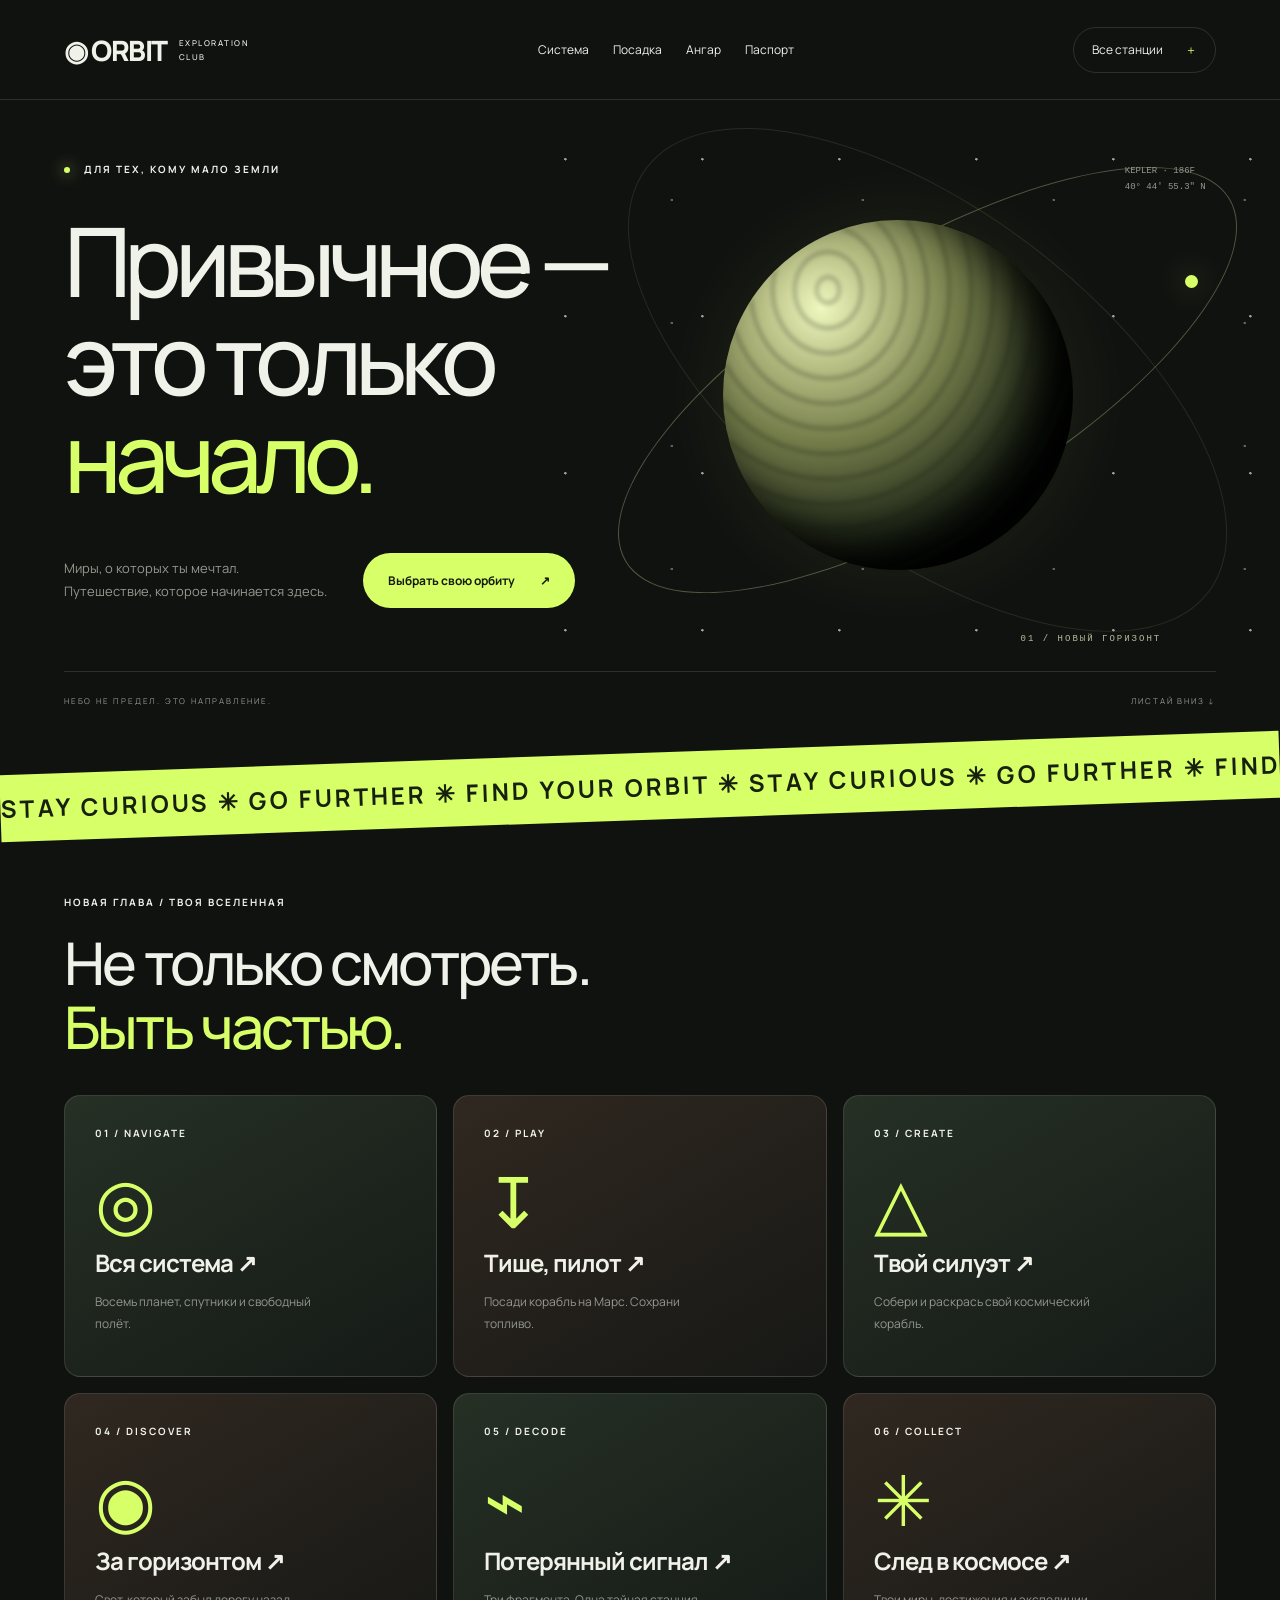
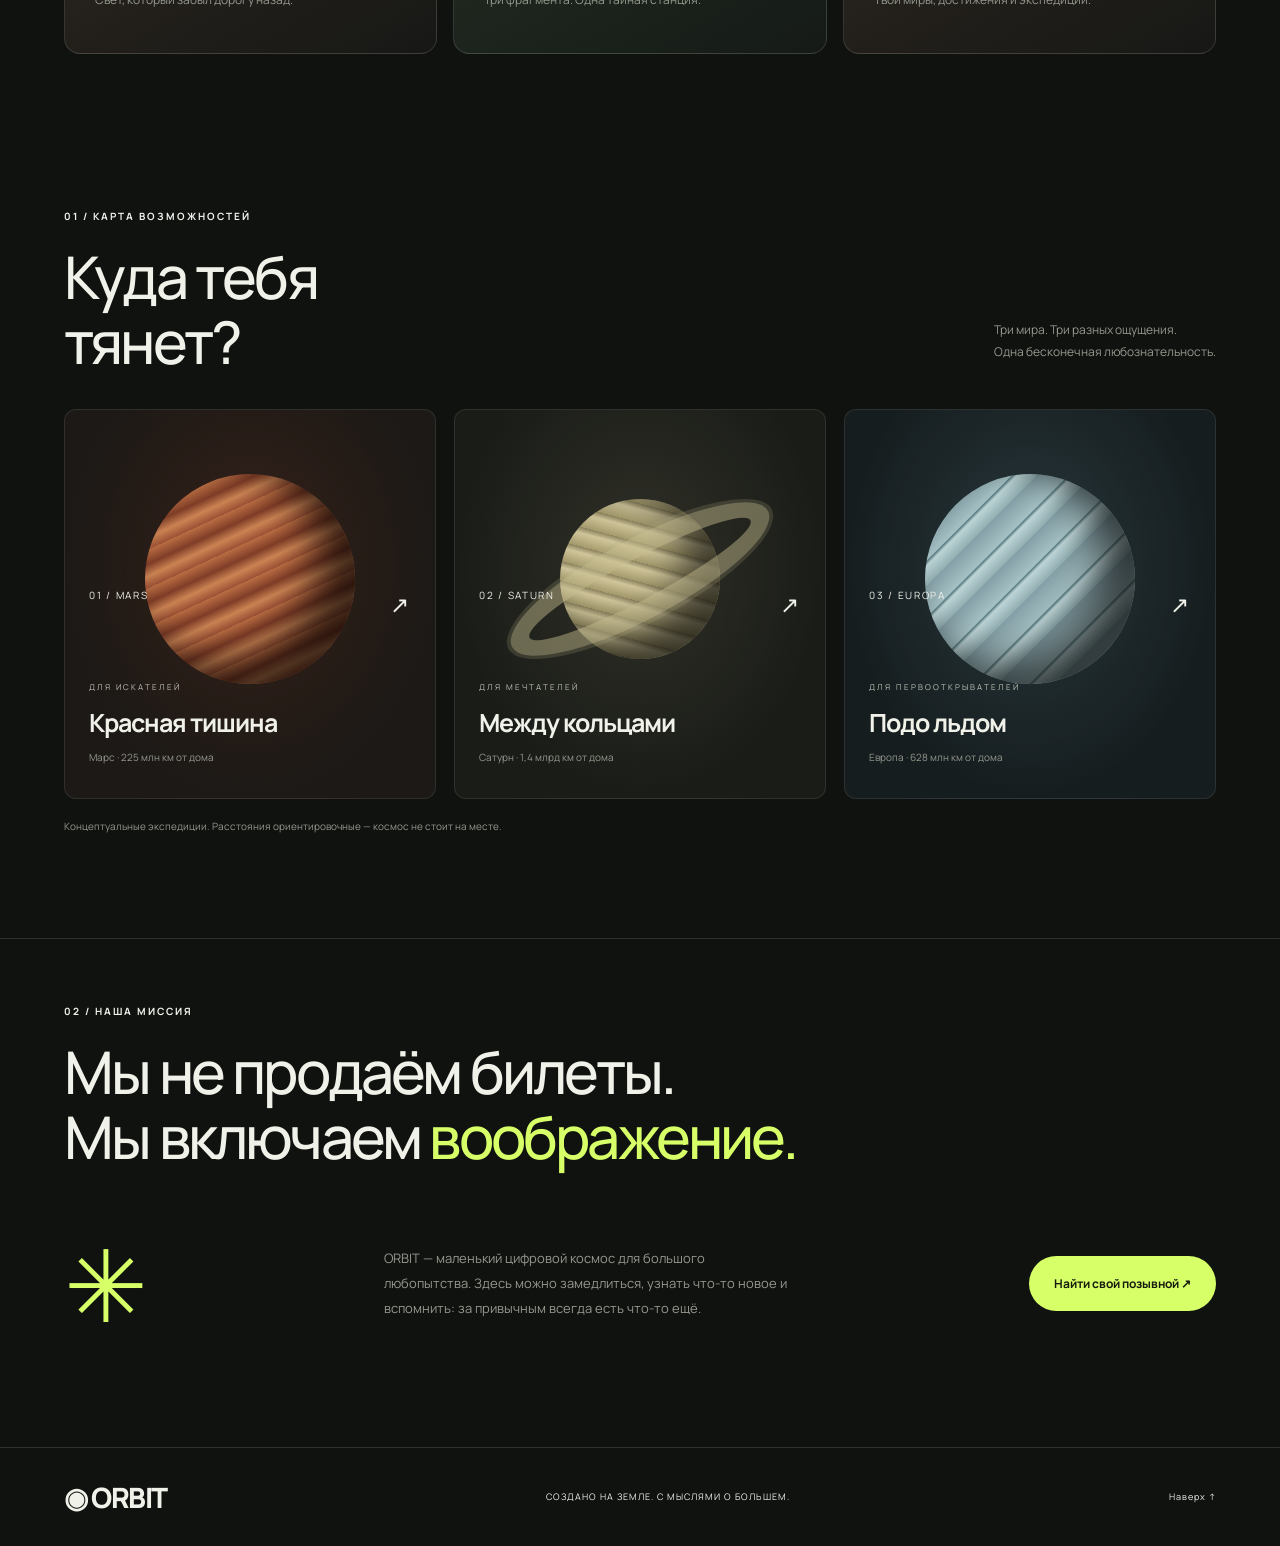
<file: index.html>
<!doctype html>
<html lang="ru">
<head><meta charset="utf-8"><meta name="viewport" content="width=device-width,initial-scale=1"><meta name="theme-color" content="#101210"><meta name="description" content="ORBIT — интерактивная экспедиция за пределы привычного. Исследуй далёкие миры и найди свою орбиту."><title>ORBIT — за пределами привычного</title><link rel="stylesheet" href="style.css"><link rel="stylesheet" href="explore.css"><link rel="stylesheet" href="universe.css"></head>
<body>
<header class="site-header"><a class="logo" href="index.html">◉ ORBIT<span>EXPLORATION CLUB</span></a><nav aria-label="Основная навигация"><a href="solar.html">Система</a><a href="lander.html">Посадка</a><a href="hangar.html">Ангар</a><a href="passport.html">Паспорт</a></nav><details class="site-menu"><summary>Все станции <span>＋</span></summary><div><a href="index.html">Главная</a><a href="atlas.html">3D-атлас</a><a href="solar.html">Солнечная система</a><a href="lander.html">Посадка на Марс</a><a href="hangar.html">Конструктор корабля</a><a href="blackhole.html">Чёрная дыра</a><a href="mission.html">Экспедиция</a><a href="lab.html">Лаборатория</a><a href="signal.html">Потерянный сигнал</a><a href="passport.html">Космический паспорт</a></div></details></header>
<main><section class="hero"><div class="eyebrow"><i></i> ДЛЯ ТЕХ, КОМУ МАЛО ЗЕМЛИ</div><h1>Привычное —<br>это только<br><em>начало.</em></h1><div class="planet-scene" aria-hidden="true"><div class="orbit orbit-one"></div><div class="orbit orbit-two"></div><div class="planet"></div><span class="satellite"></span><div class="coordinate">KEPLER · 186F<br>40° 44′ 55.3″ N</div><div class="planet-label">01 / НОВЫЙ ГОРИЗОНТ</div></div><div class="hero-bottom"><p>Миры, о которых ты мечтал.<br>Путешествие, которое начинается здесь.</p><a class="button" href="#destinations">Выбрать свою орбиту <span>↗</span></a></div><div class="hero-foot"><span>НЕБО НЕ ПРЕДЕЛ. ЭТО НАПРАВЛЕНИЕ.</span><a href="#destinations">ЛИСТАЙ ВНИЗ ↓</a></div></section>
<div class="ticker" aria-hidden="true"><div>STAY CURIOUS ✳ GO FURTHER ✳ FIND YOUR ORBIT ✳ STAY CURIOUS ✳ GO FURTHER ✳ FIND YOUR ORBIT ✳ </div></div>
<section class="portal"><span class="eyebrow">НОВАЯ ГЛАВА / ТВОЯ ВСЕЛЕННАЯ</span><h2>Не только смотреть.<br><em>Быть частью.</em></h2><div class="feature-grid"><a class="feature-tile" href="solar.html"><span class="eyebrow">01 / NAVIGATE</span><span class="feature-icon" aria-hidden="true">◎</span><h3>Вся система ↗</h3><p>Восемь планет, спутники и свободный полёт.</p></a><a class="feature-tile" href="lander.html"><span class="eyebrow">02 / PLAY</span><span class="feature-icon" aria-hidden="true">↧</span><h3>Тише, пилот ↗</h3><p>Посади корабль на Марс. Сохрани топливо.</p></a><a class="feature-tile" href="hangar.html"><span class="eyebrow">03 / CREATE</span><span class="feature-icon" aria-hidden="true">△</span><h3>Твой силуэт ↗</h3><p>Собери и раскрась свой космический корабль.</p></a><a class="feature-tile" href="blackhole.html"><span class="eyebrow">04 / DISCOVER</span><span class="feature-icon" aria-hidden="true">◉</span><h3>За горизонтом ↗</h3><p>Свет, который забыл дорогу назад.</p></a><a class="feature-tile" href="signal.html"><span class="eyebrow">05 / DECODE</span><span class="feature-icon" aria-hidden="true">⌁</span><h3>Потерянный сигнал ↗</h3><p>Три фрагмента. Одна тайная станция.</p></a><a class="feature-tile" href="passport.html"><span class="eyebrow">06 / COLLECT</span><span class="feature-icon" aria-hidden="true">✳</span><h3>След в космосе ↗</h3><p>Твои миры, достижения и экспедиции.</p></a></div></section><section id="destinations" class="destinations"><div class="section-top"><div><span class="eyebrow">01 / КАРТА ВОЗМОЖНОСТЕЙ</span><h2>Куда тебя<br>тянет?</h2></div><p>Три мира. Три разных ощущения.<br>Одна бесконечная любознательность.</p></div><div class="cards"><button class="card mars" data-world="mars"><div class="card-top"><span>01 / MARS</span><span>↗</span></div><div class="world"></div><div class="card-copy"><span>ДЛЯ ИСКАТЕЛЕЙ</span><h3>Красная тишина</h3><p>Марс · 225 млн км от дома</p></div></button><button class="card saturn" data-world="saturn"><div class="card-top"><span>02 / SATURN</span><span>↗</span></div><div class="world"></div><div class="card-copy"><span>ДЛЯ МЕЧТАТЕЛЕЙ</span><h3>Между кольцами</h3><p>Сатурн · 1,4 млрд км от дома</p></div></button><button class="card europa" data-world="europa"><div class="card-top"><span>03 / EUROPA</span><span>↗</span></div><div class="world"></div><div class="card-copy"><span>ДЛЯ ПЕРВООТКРЫВАТЕЛЕЙ</span><h3>Подо льдом</h3><p>Европа · 628 млн км от дома</p></div></button></div><p class="note">Концептуальные экспедиции. Расстояния ориентировочные — космос не стоит на месте.</p></section>
<section id="mission" class="mission"><span class="eyebrow">02 / НАША МИССИЯ</span><h2>Мы не продаём билеты.<br>Мы включаем <em>воображение.</em></h2><div class="mission-bottom"><span class="asterisk" aria-hidden="true">✳</span><p>ORBIT — маленький цифровой космос для большого любопытства. Здесь можно замедлиться, узнать что-то новое и вспомнить: за привычным всегда есть что-то ещё.</p><button class="button" data-open>Найти свой позывной ↗</button></div></section>
</main><footer><a class="logo" href="#">◉ ORBIT</a><span>СОЗДАНО НА ЗЕМЛЕ. С МЫСЛЯМИ О БОЛЬШЕМ.</span><a href="#">Наверх ↑</a></footer>
<dialog id="world-dialog"><button class="close" aria-label="Закрыть">×</button><span class="eyebrow" id="world-tag"></span><h2 id="world-title"></h2><p id="world-description"></p><div class="fact" id="world-fact"></div><button class="button close-action">Продолжить исследование ↗</button></dialog>
<dialog id="boarding"><button class="close" aria-label="Закрыть">×</button><span class="eyebrow">ТВОЯ МИССИЯ НАЧИНАЕТСЯ</span><h2>Добро пожаловать<br>на борт.</h2><p>Введи имя — получи личный позывной и направление для своей первой воображаемой экспедиции.</p><form id="boarding-form"><label for="name">Как тебя зовут?</label><input id="name" name="name" required maxlength="40" placeholder="Имя исследователя" autocomplete="given-name"><button class="button" type="submit">Получить позывной ↗</button></form><div id="ticket" hidden aria-live="polite"></div></dialog>
<script src="script.js"></script><script type="module" src="js/site.js"></script></body></html>
</file>
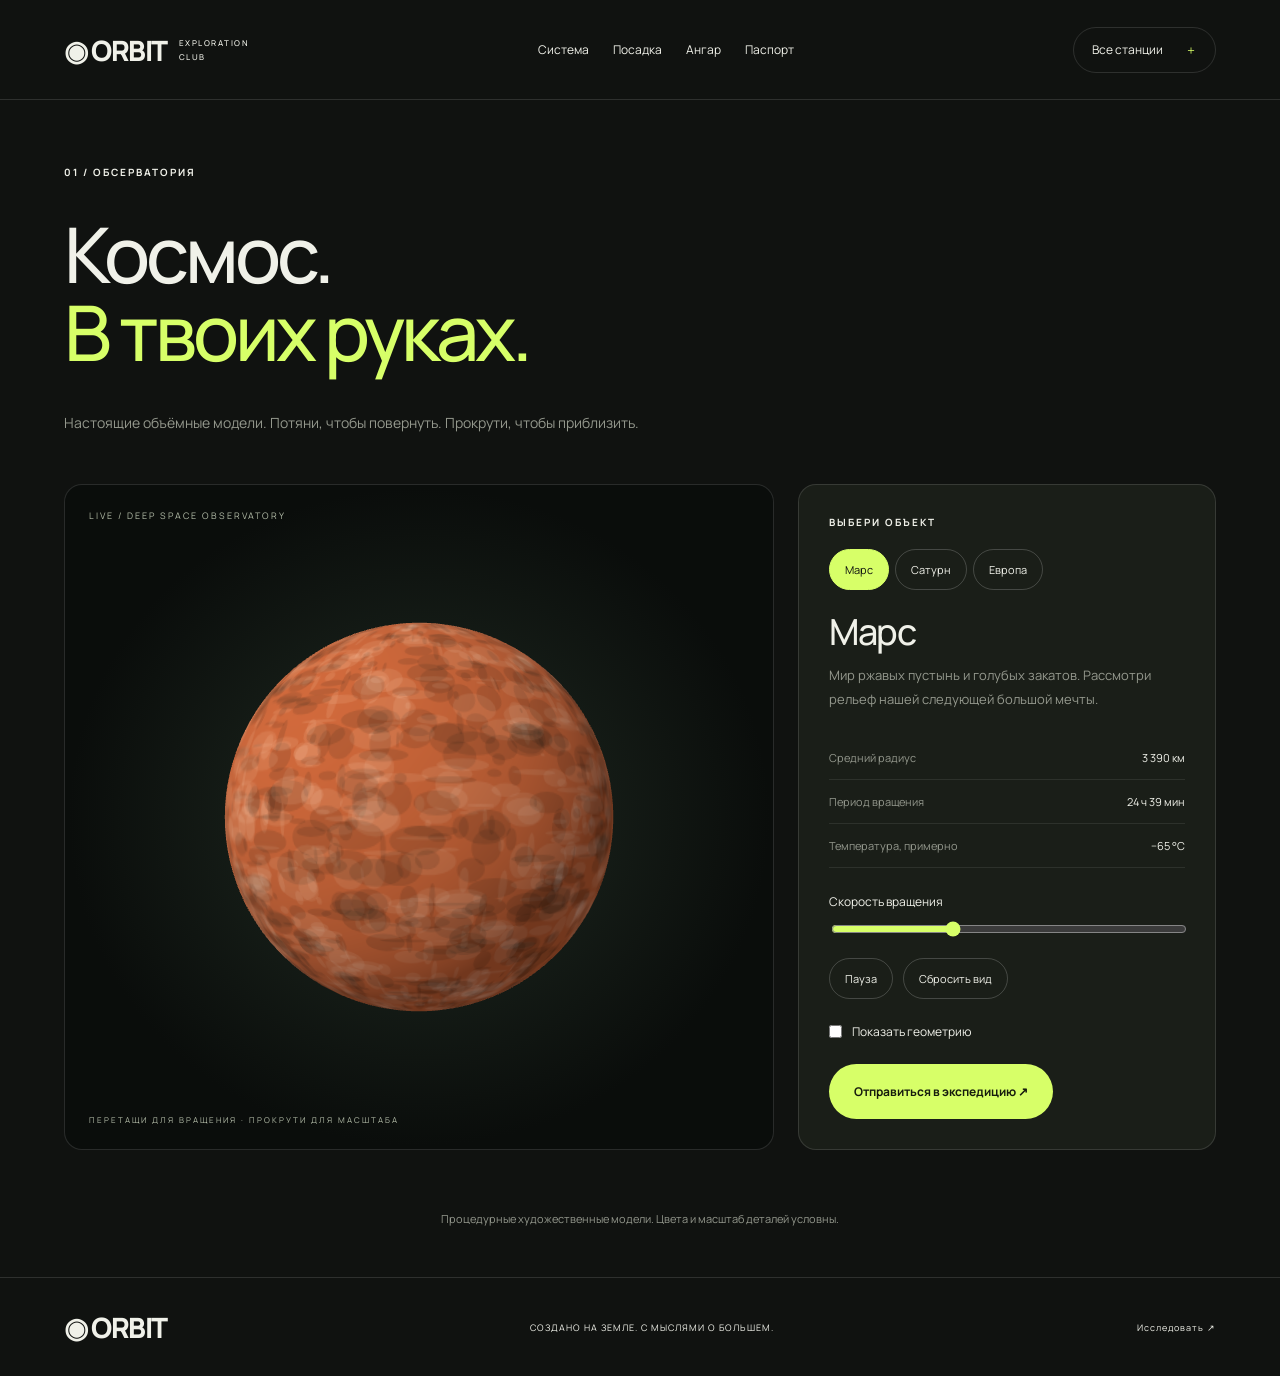
<file: atlas.html>
<!doctype html><html lang="ru"><head><meta charset="utf-8"><meta name="viewport" content="width=device-width,initial-scale=1"><meta name="theme-color" content="#101210"><title>3D-атлас — ORBIT</title><link rel="stylesheet" href="style.css"><link rel="stylesheet" href="explore.css"><link rel="stylesheet" href="universe.css"></head><body><header class="site-header"><a class="logo" href="index.html">◉ ORBIT<span>EXPLORATION CLUB</span></a><nav aria-label="Основная навигация"><a href="solar.html">Система</a><a href="lander.html">Посадка</a><a href="hangar.html">Ангар</a><a href="passport.html">Паспорт</a></nav><details class="site-menu"><summary>Все станции <span>＋</span></summary><div><a href="index.html">Главная</a><a href="atlas.html">3D-атлас</a><a href="solar.html">Солнечная система</a><a href="lander.html">Посадка на Марс</a><a href="hangar.html">Конструктор корабля</a><a href="blackhole.html">Чёрная дыра</a><a href="mission.html">Экспедиция</a><a href="lab.html">Лаборатория</a><a href="signal.html">Потерянный сигнал</a><a href="passport.html">Космический паспорт</a></div></details></header><main><section class="page-heading"><span class="eyebrow">01 / ОБСЕРВАТОРИЯ</span><h1>Космос.<br><em>В твоих руках.</em></h1><p>Настоящие объёмные модели. Потяни, чтобы повернуть. Прокрути, чтобы приблизить.</p></section><section class="observatory"><div class="viewport" id="viewport"><span class="view-label">LIVE / DEEP SPACE OBSERVATORY</span><div class="view-hint">ПЕРЕТАЩИ ДЛЯ ВРАЩЕНИЯ · ПРОКРУТИ ДЛЯ МАСШТАБА</div></div><aside class="panel"><span class="eyebrow">ВЫБЕРИ ОБЪЕКТ</span><div class="tabs"><button data-planet="mars" aria-pressed="true">Марс</button><button data-planet="saturn" aria-pressed="false">Сатурн</button><button data-planet="europa" aria-pressed="false">Европа</button></div><h2 id="planet-name">Марс</h2><p id="planet-description"></p><dl id="planet-stats"></dl><label for="rotation">Скорость вращения</label><input id="rotation" type="range" min="0" max="3" value="1" step="0.1"><div class="actions"><button id="pause" class="secondary">Пауза</button><button id="reset" class="secondary">Сбросить вид</button></div><label class="check"><input id="wireframe" type="checkbox"> Показать геометрию</label><a class="button" href="mission.html">Отправиться в экспедицию ↗</a></aside></section><p class="disclaimer">Процедурные художественные модели. Цвета и масштаб деталей условны.</p></main><footer><a class="logo" href="index.html">◉ ORBIT</a><span>СОЗДАНО НА ЗЕМЛЕ. С МЫСЛЯМИ О БОЛЬШЕМ.</span><a href="atlas.html">Исследовать ↗</a></footer><script type="module" src="atlas.js"></script><script type="module" src="js/site.js"></script></body></html>
</file>
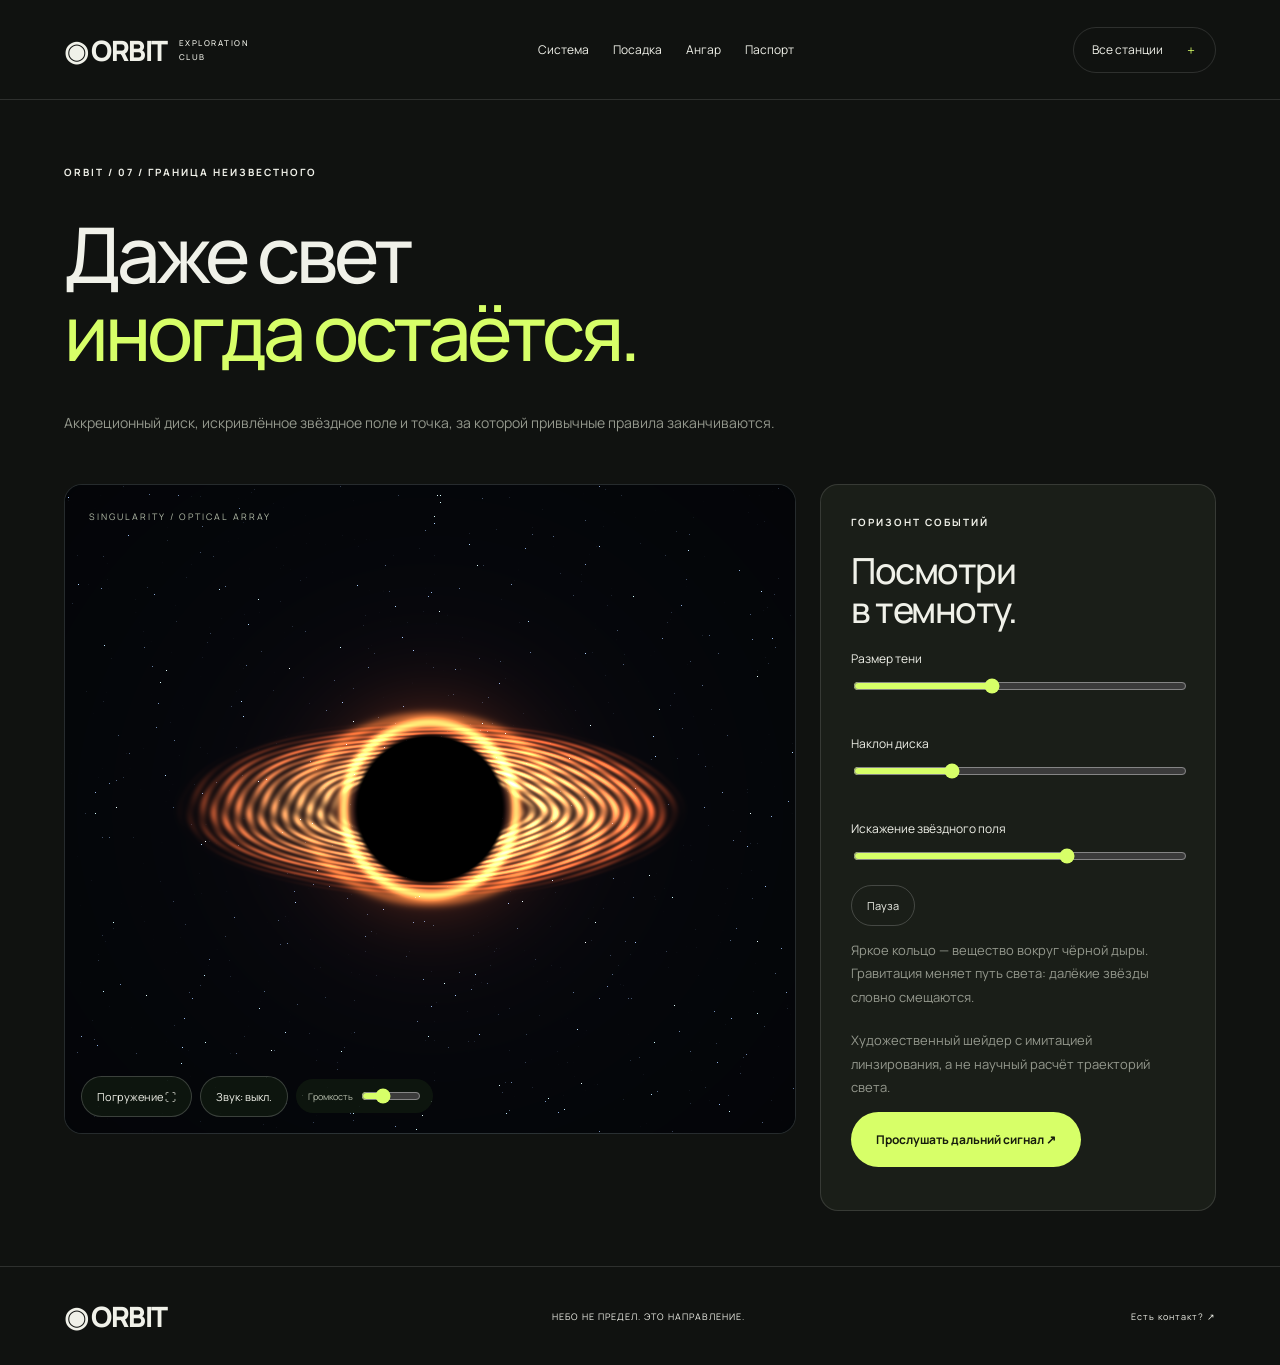
<file: blackhole.html>
<!doctype html>
<html lang="ru"><head><meta charset="utf-8"><meta name="viewport" content="width=device-width,initial-scale=1"><meta name="theme-color" content="#101210"><meta name="description" content="ORBIT — Горизонт событий. Интерактивная космическая экспедиция."><title>Горизонт событий — ORBIT</title><link rel="stylesheet" href="style.css"><link rel="stylesheet" href="explore.css"><link rel="stylesheet" href="universe.css"></head>
<body><header class="site-header"><a class="logo" href="index.html">◉ ORBIT<span>EXPLORATION CLUB</span></a><nav aria-label="Основная навигация"><a href="solar.html">Система</a><a href="lander.html">Посадка</a><a href="hangar.html">Ангар</a><a href="passport.html">Паспорт</a></nav><details class="site-menu"><summary>Все станции <span>＋</span></summary><div><a href="index.html">Главная</a><a href="atlas.html">3D-атлас</a><a href="solar.html">Солнечная система</a><a href="lander.html">Посадка на Марс</a><a href="hangar.html">Конструктор корабля</a><a href="blackhole.html">Чёрная дыра</a><a href="mission.html">Экспедиция</a><a href="lab.html">Лаборатория</a><a href="signal.html">Потерянный сигнал</a><a href="passport.html">Космический паспорт</a></div></details></header><main id="main"><section class="page-heading"><span class="eyebrow">ORBIT / 07 / ГРАНИЦА НЕИЗВЕСТНОГО</span><h1>Даже свет<br><em>иногда остаётся.</em></h1><p>Аккреционный диск, искривлённое звёздное поле и точка, за которой привычные правила заканчиваются.</p></section><section class="experience-layout"><div class="space-view" id="hole-view" data-immersive><span class="view-label">SINGULARITY / OPTICAL ARRAY</span><div class="immersion-bar"><button class="secondary" data-immersion>Погружение ⛶</button><button class="secondary" data-audio aria-pressed="false">Звук: выкл.</button><label class="volume-label">Громкость<input type="range" data-volume min="0" max="1" step="0.05" value="0.3" aria-label="Громкость атмосферы"></label></div></div><aside class="panel"><span class="eyebrow">ГОРИЗОНТ СОБЫТИЙ</span><h2>Посмотри<br>в темноту.</h2><label for="hole-mass">Размер тени</label><input type="range" id="hole-mass" min="0.65" max="1.5" step="0.01" value="1"><label for="hole-tilt">Наклон диска</label><input type="range" id="hole-tilt" min="0.15" max="0.85" step="0.01" value="0.35"><label for="hole-lens">Искажение звёздного поля</label><input type="range" id="hole-lens" min="0" max="1" step="0.01" value="0.65"><button class="secondary" id="hole-pause">Пауза</button><p>Яркое кольцо — вещество вокруг чёрной дыры. Гравитация меняет путь света: далёкие звёзды словно смещаются.</p><p class="note">Художественный шейдер с имитацией линзирования, а не научный расчёт траекторий света.</p><button class="button" id="hole-scan">Прослушать дальний сигнал ↗</button><p id="hole-message" role="status"></p></aside></section></main><footer><a class="logo" href="index.html">◉ ORBIT</a><span>НЕБО НЕ ПРЕДЕЛ. ЭТО НАПРАВЛЕНИЕ.</span><a href="signal.html">Есть контакт? ↗</a></footer><script type="module" src="js/site.js"></script><script type="module" src="js/blackhole.js"></script></body></html>
</file>
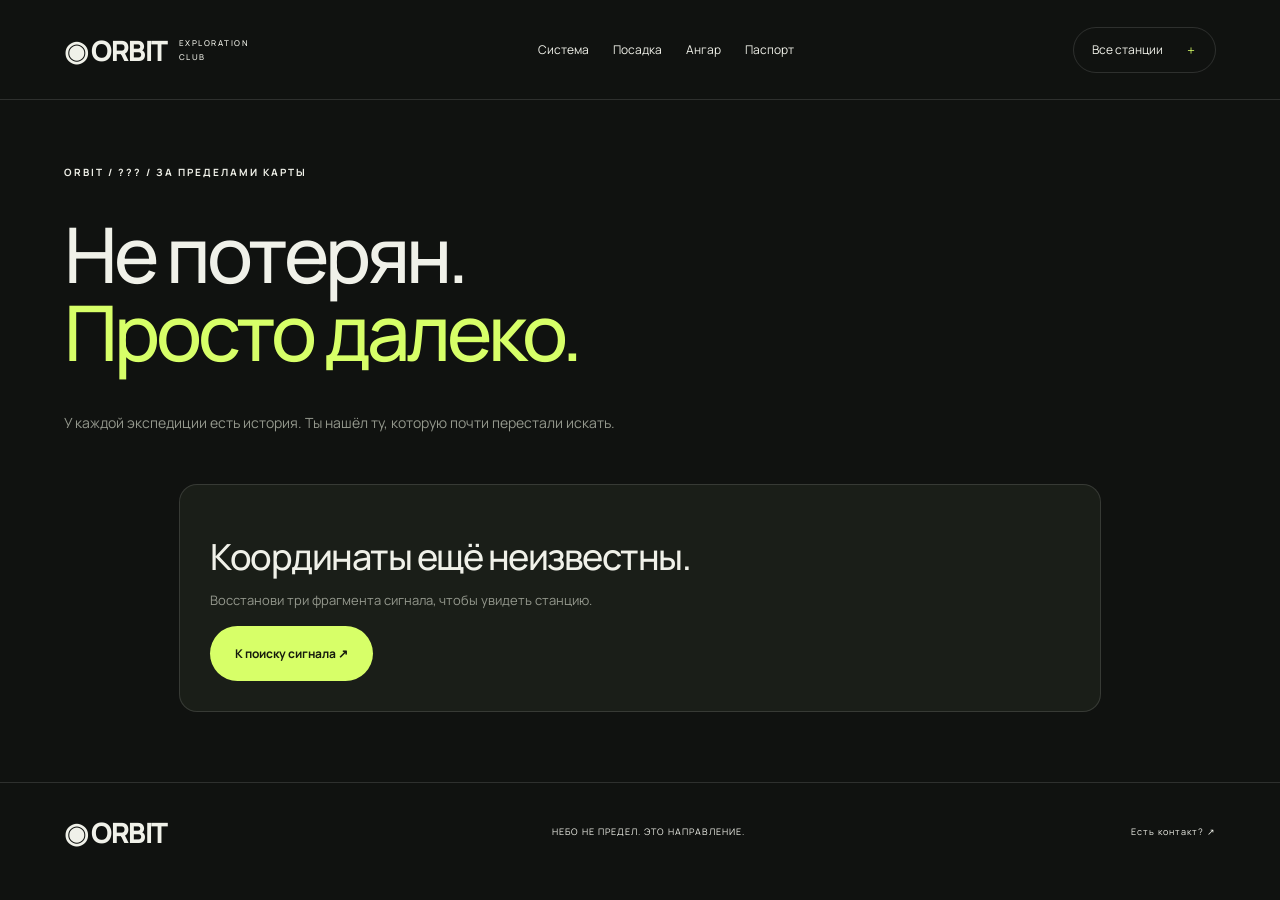
<file: echo.html>
<!doctype html>
<html lang="ru"><head><meta charset="utf-8"><meta name="viewport" content="width=device-width,initial-scale=1"><meta name="theme-color" content="#101210"><meta name="description" content="ORBIT — Станция Эхо. Интерактивная космическая экспедиция."><title>Станция Эхо — ORBIT</title><link rel="stylesheet" href="style.css"><link rel="stylesheet" href="explore.css"><link rel="stylesheet" href="universe.css"></head>
<body><header class="site-header"><a class="logo" href="index.html">◉ ORBIT<span>EXPLORATION CLUB</span></a><nav aria-label="Основная навигация"><a href="solar.html">Система</a><a href="lander.html">Посадка</a><a href="hangar.html">Ангар</a><a href="passport.html">Паспорт</a></nav><details class="site-menu"><summary>Все станции <span>＋</span></summary><div><a href="index.html">Главная</a><a href="atlas.html">3D-атлас</a><a href="solar.html">Солнечная система</a><a href="lander.html">Посадка на Марс</a><a href="hangar.html">Конструктор корабля</a><a href="blackhole.html">Чёрная дыра</a><a href="mission.html">Экспедиция</a><a href="lab.html">Лаборатория</a><a href="signal.html">Потерянный сигнал</a><a href="passport.html">Космический паспорт</a></div></details></header><main id="main"><section class="page-heading"><span class="eyebrow">ORBIT / ??? / ЗА ПРЕДЕЛАМИ КАРТЫ</span><h1>Не потерян.<br><em>Просто далеко.</em></h1><p>У каждой экспедиции есть история. Ты нашёл ту, которую почти перестали искать.</p></section><section class="secret-shell"><div id="secret-locked" class="panel"><h2>Координаты ещё неизвестны.</h2><p>Восстанови три фрагмента сигнала, чтобы увидеть станцию.</p><a class="button" href="signal.html">К поиску сигнала ↗</a></div><div id="secret-found" hidden><div class="echo-art" aria-hidden="true"><div class="echo-planet"></div><div class="echo-ring"></div><span>Э Х О / 07 · 21 · 42</span></div><div class="panel"><span class="eyebrow">КОНТАКТ ВОССТАНОВЛЕН</span><h2>«Я знал, что ты придёшь».</h2><p>Станция всё ещё освещает край неизвестного. В её памяти — тысячи несделанных открытий. Теперь у неё снова есть слушатель.</p><a class="button" href="passport.html">Забрать отметку в паспорте ↗</a></div></div></section></main><footer><a class="logo" href="index.html">◉ ORBIT</a><span>НЕБО НЕ ПРЕДЕЛ. ЭТО НАПРАВЛЕНИЕ.</span><a href="signal.html">Есть контакт? ↗</a></footer><script type="module" src="js/site.js"></script><script type="module" src="js/echo.js"></script></body></html>
</file>
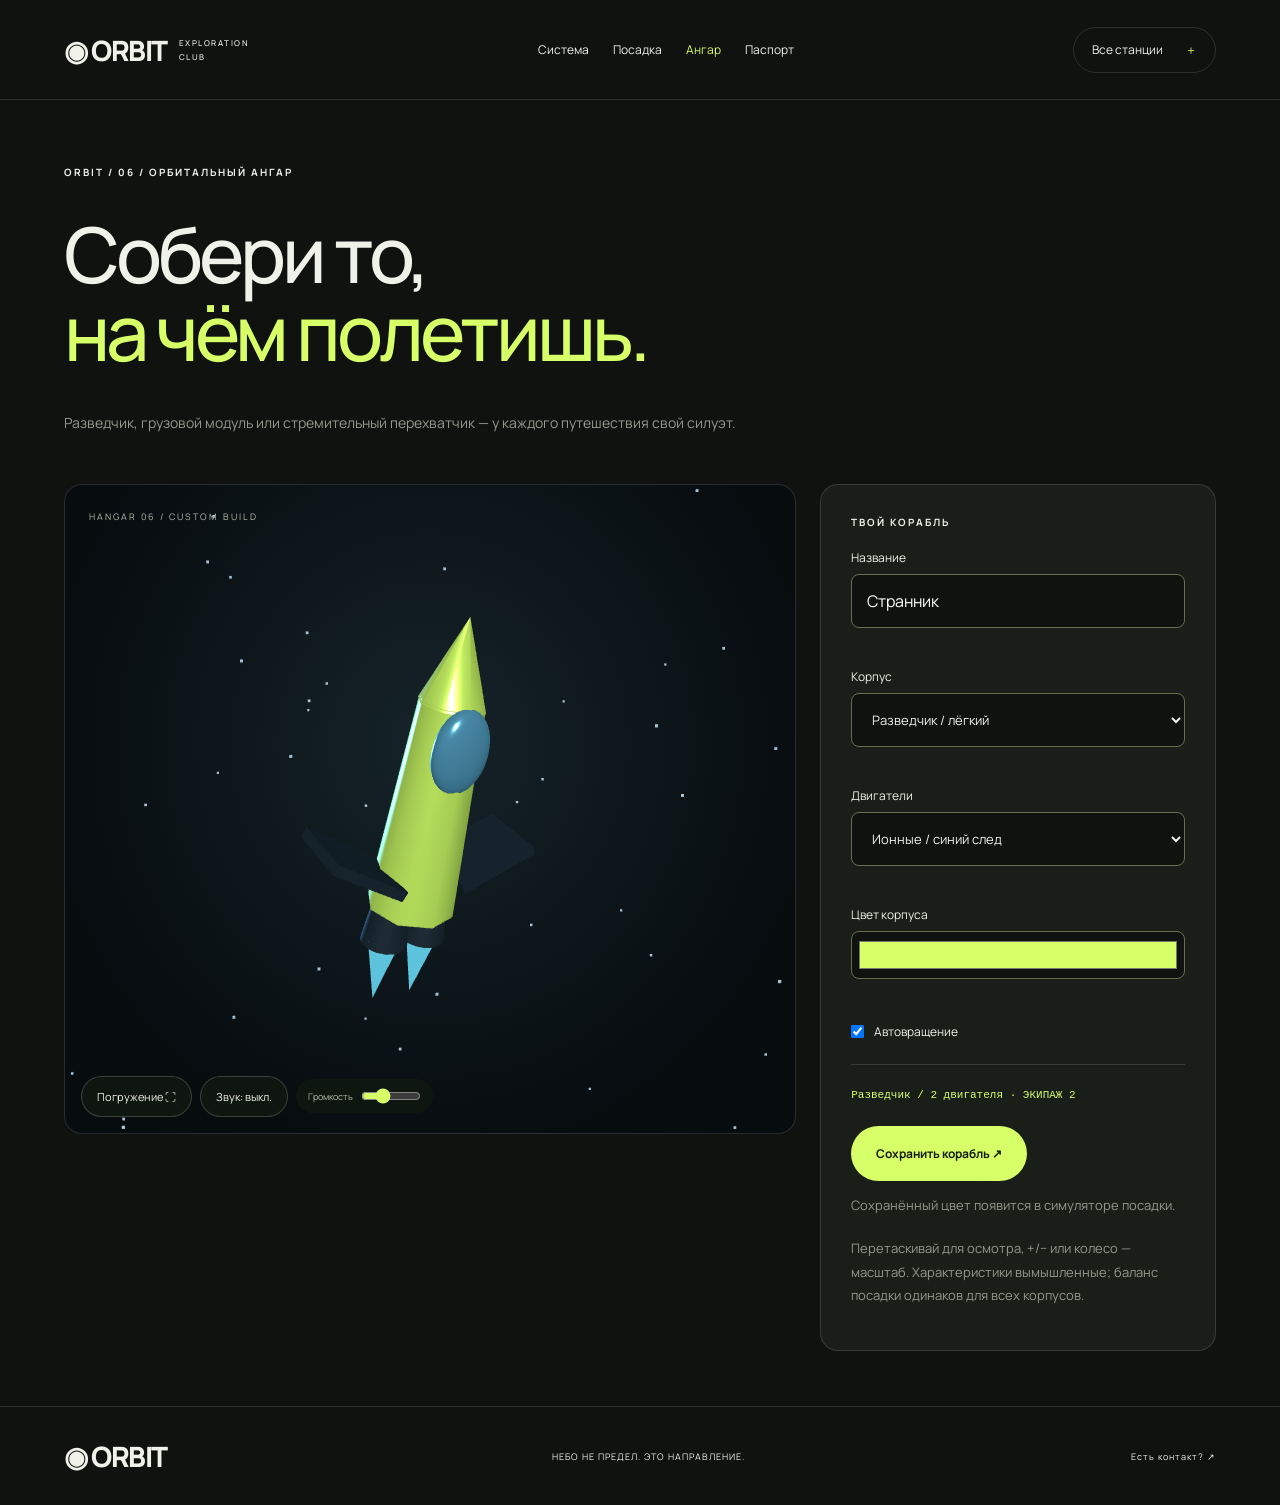
<file: hangar.html>
<!doctype html>
<html lang="ru"><head><meta charset="utf-8"><meta name="viewport" content="width=device-width,initial-scale=1"><meta name="theme-color" content="#101210"><meta name="description" content="ORBIT — Конструктор корабля. Интерактивная космическая экспедиция."><title>Конструктор корабля — ORBIT</title><link rel="stylesheet" href="style.css"><link rel="stylesheet" href="explore.css"><link rel="stylesheet" href="universe.css"></head>
<body><header class="site-header"><a class="logo" href="index.html">◉ ORBIT<span>EXPLORATION CLUB</span></a><nav aria-label="Основная навигация"><a href="solar.html">Система</a><a href="lander.html">Посадка</a><a href="hangar.html">Ангар</a><a href="passport.html">Паспорт</a></nav><details class="site-menu"><summary>Все станции <span>＋</span></summary><div><a href="index.html">Главная</a><a href="atlas.html">3D-атлас</a><a href="solar.html">Солнечная система</a><a href="lander.html">Посадка на Марс</a><a href="hangar.html">Конструктор корабля</a><a href="blackhole.html">Чёрная дыра</a><a href="mission.html">Экспедиция</a><a href="lab.html">Лаборатория</a><a href="signal.html">Потерянный сигнал</a><a href="passport.html">Космический паспорт</a></div></details></header><main id="main"><section class="page-heading"><span class="eyebrow">ORBIT / 06 / ОРБИТАЛЬНЫЙ АНГАР</span><h1>Собери то,<br><em>на чём полетишь.</em></h1><p>Разведчик, грузовой модуль или стремительный перехватчик — у каждого путешествия свой силуэт.</p></section><section class="experience-layout"><div class="space-view" id="ship-view" data-immersive><span class="view-label">HANGAR 06 / CUSTOM BUILD</span><div class="immersion-bar"><button class="secondary" data-immersion>Погружение ⛶</button><button class="secondary" data-audio aria-pressed="false">Звук: выкл.</button><label class="volume-label">Громкость<input type="range" data-volume min="0" max="1" step="0.05" value="0.3" aria-label="Громкость атмосферы"></label></div></div><form id="ship-form" class="panel"><span class="eyebrow">ТВОЙ КОРАБЛЬ</span><label for="ship-name">Название</label><input id="ship-name" maxlength="32" required value="Странник"><label for="hull">Корпус</label><select id="hull"><option value="scout">Разведчик / лёгкий</option><option value="freighter">Грузовой / широкий</option><option value="interceptor">Перехватчик / стреловидный</option></select><label for="engine">Двигатели</label><select id="engine"><option value="ion">Ионные / синий след</option><option value="plasma">Плазменные / фиолетовый след</option><option value="chemical">Химические / янтарный след</option></select><label for="paint">Цвет корпуса</label><input type="color" id="paint" value="#d7ff68"><label class="check"><input type="checkbox" id="ship-spin" checked> Автовращение</label><div id="ship-spec" class="spec-line"></div><button class="button" type="submit">Сохранить корабль ↗</button><p id="ship-status" role="status">Сохранённый цвет появится в симуляторе посадки.</p><p class="note">Перетаскивай для осмотра, +/− или колесо — масштаб. Характеристики вымышленные; баланс посадки одинаков для всех корпусов.</p></form></section></main><footer><a class="logo" href="index.html">◉ ORBIT</a><span>НЕБО НЕ ПРЕДЕЛ. ЭТО НАПРАВЛЕНИЕ.</span><a href="signal.html">Есть контакт? ↗</a></footer><script type="module" src="js/site.js"></script><script type="module" src="js/hangar.js"></script></body></html>
</file>
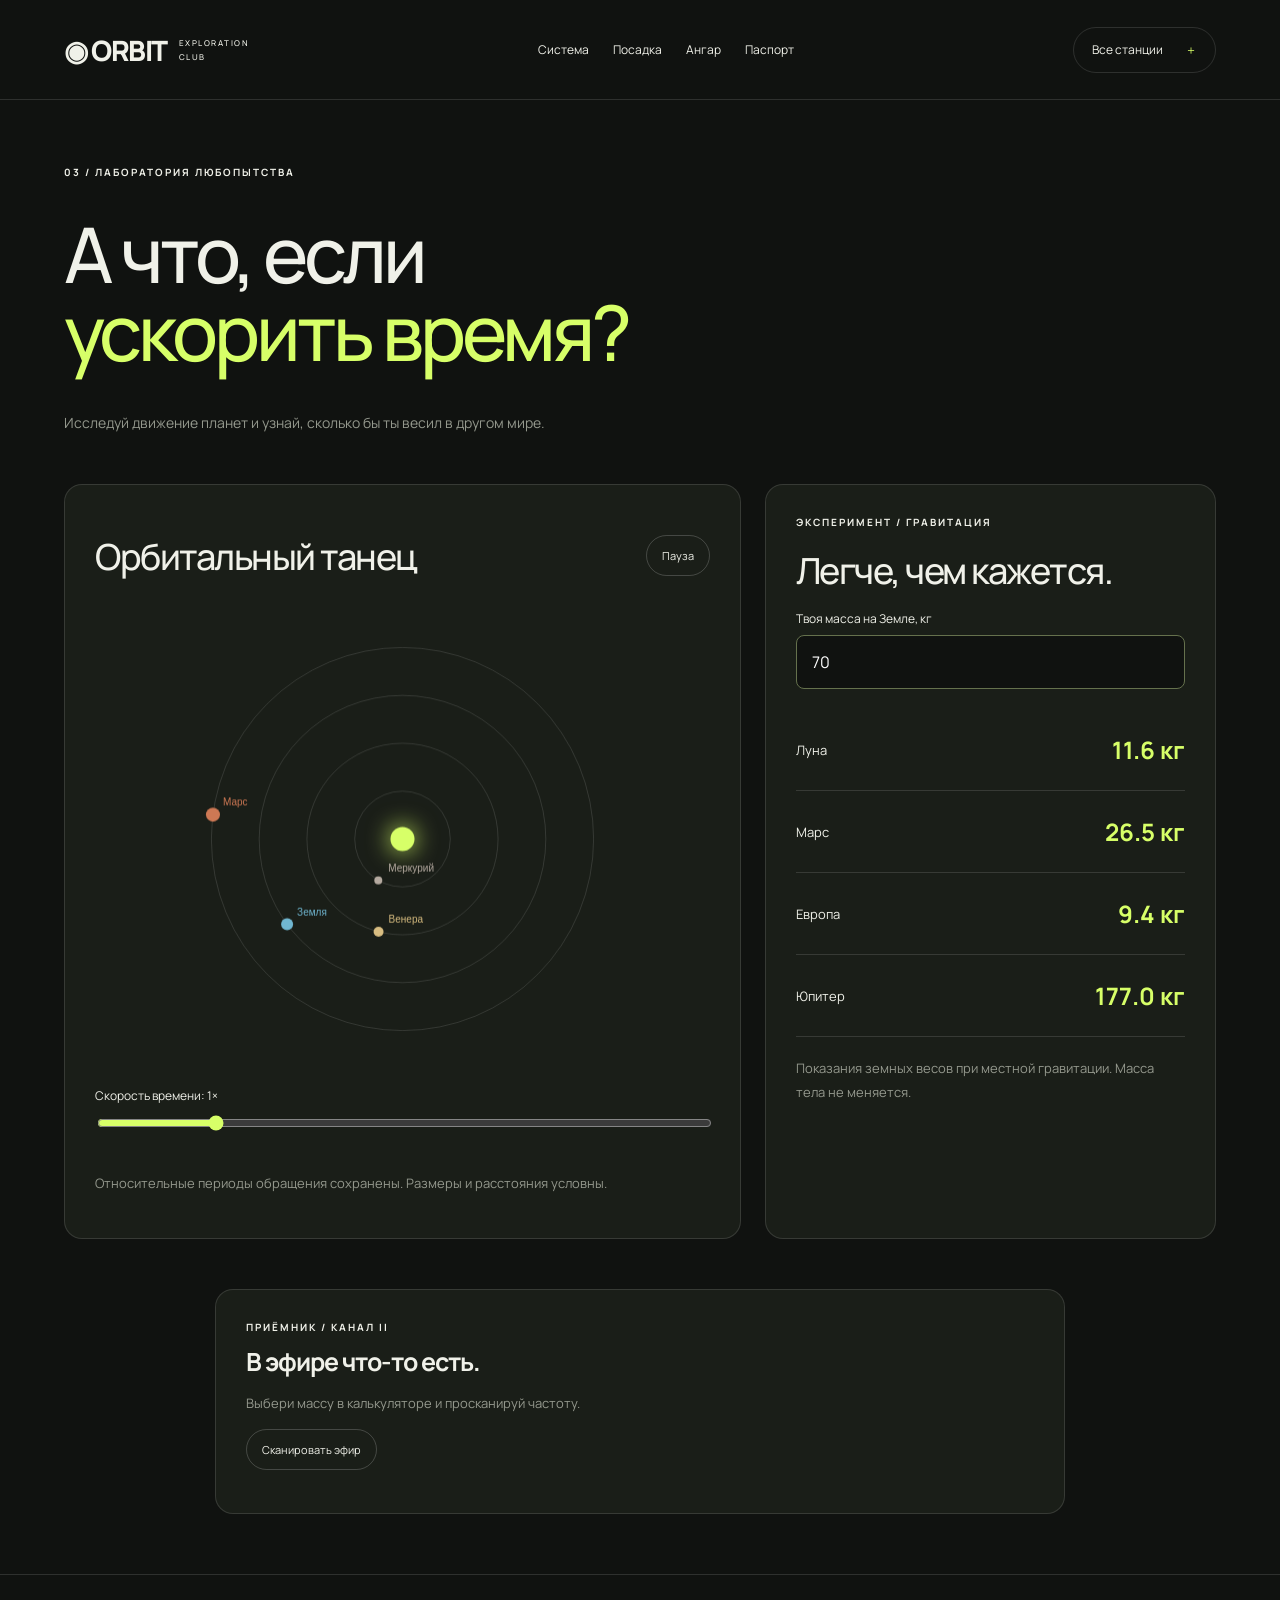
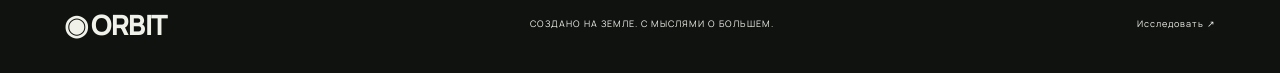
<file: lab.html>
<!doctype html><html lang="ru"><head><meta charset="utf-8"><meta name="viewport" content="width=device-width,initial-scale=1"><meta name="theme-color" content="#101210"><title>Лаборатория — ORBIT</title><link rel="stylesheet" href="style.css"><link rel="stylesheet" href="explore.css"><link rel="stylesheet" href="universe.css"></head><body><header class="site-header"><a class="logo" href="index.html">◉ ORBIT<span>EXPLORATION CLUB</span></a><nav aria-label="Основная навигация"><a href="solar.html">Система</a><a href="lander.html">Посадка</a><a href="hangar.html">Ангар</a><a href="passport.html">Паспорт</a></nav><details class="site-menu"><summary>Все станции <span>＋</span></summary><div><a href="index.html">Главная</a><a href="atlas.html">3D-атлас</a><a href="solar.html">Солнечная система</a><a href="lander.html">Посадка на Марс</a><a href="hangar.html">Конструктор корабля</a><a href="blackhole.html">Чёрная дыра</a><a href="mission.html">Экспедиция</a><a href="lab.html">Лаборатория</a><a href="signal.html">Потерянный сигнал</a><a href="passport.html">Космический паспорт</a></div></details></header><main><section class="page-heading"><span class="eyebrow">03 / ЛАБОРАТОРИЯ ЛЮБОПЫТСТВА</span><h1>А что, если<br><em>ускорить время?</em></h1><p>Исследуй движение планет и узнай, сколько бы ты весил в другом мире.</p></section><section class="lab-layout"><div class="panel"><div class="section-top"><h2>Орбитальный танец</h2><button class="secondary" id="orbit-pause">Пауза</button></div><canvas id="orbits" aria-label="Анимированная схема орбит Меркурия, Венеры, Земли и Марса" role="img"></canvas><label for="time">Скорость времени: <output id="time-value">1×</output></label><input id="time" type="range" min="0.1" max="5" value="1" step="0.1"><p class="note">Относительные периоды обращения сохранены. Размеры и расстояния условны.</p></div><div class="panel"><span class="eyebrow">ЭКСПЕРИМЕНТ / ГРАВИТАЦИЯ</span><h2>Легче, чем кажется.</h2><label for="mass">Твоя масса на Земле, кг</label><input id="mass" type="number" min="1" max="1000" value="70"><div id="weights" aria-live="polite"></div><p class="note">Показания земных весов при местной гравитации. Масса тела не меняется.</p></div></section><section class="lab-signal panel"><span class="eyebrow">ПРИЁМНИК / КАНАЛ II</span><h3>В эфире что-то есть.</h3><p>Выбери массу в калькуляторе и просканируй частоту.</p><button class="secondary" id="lab-scan">Сканировать эфир</button><p id="lab-message" role="status"></p></section></main><footer><a class="logo" href="index.html">◉ ORBIT</a><span>СОЗДАНО НА ЗЕМЛЕ. С МЫСЛЯМИ О БОЛЬШЕМ.</span><a href="atlas.html">Исследовать ↗</a></footer><script type="module" src="lab.js"></script><script type="module" src="js/site.js"></script></body></html>
</file>
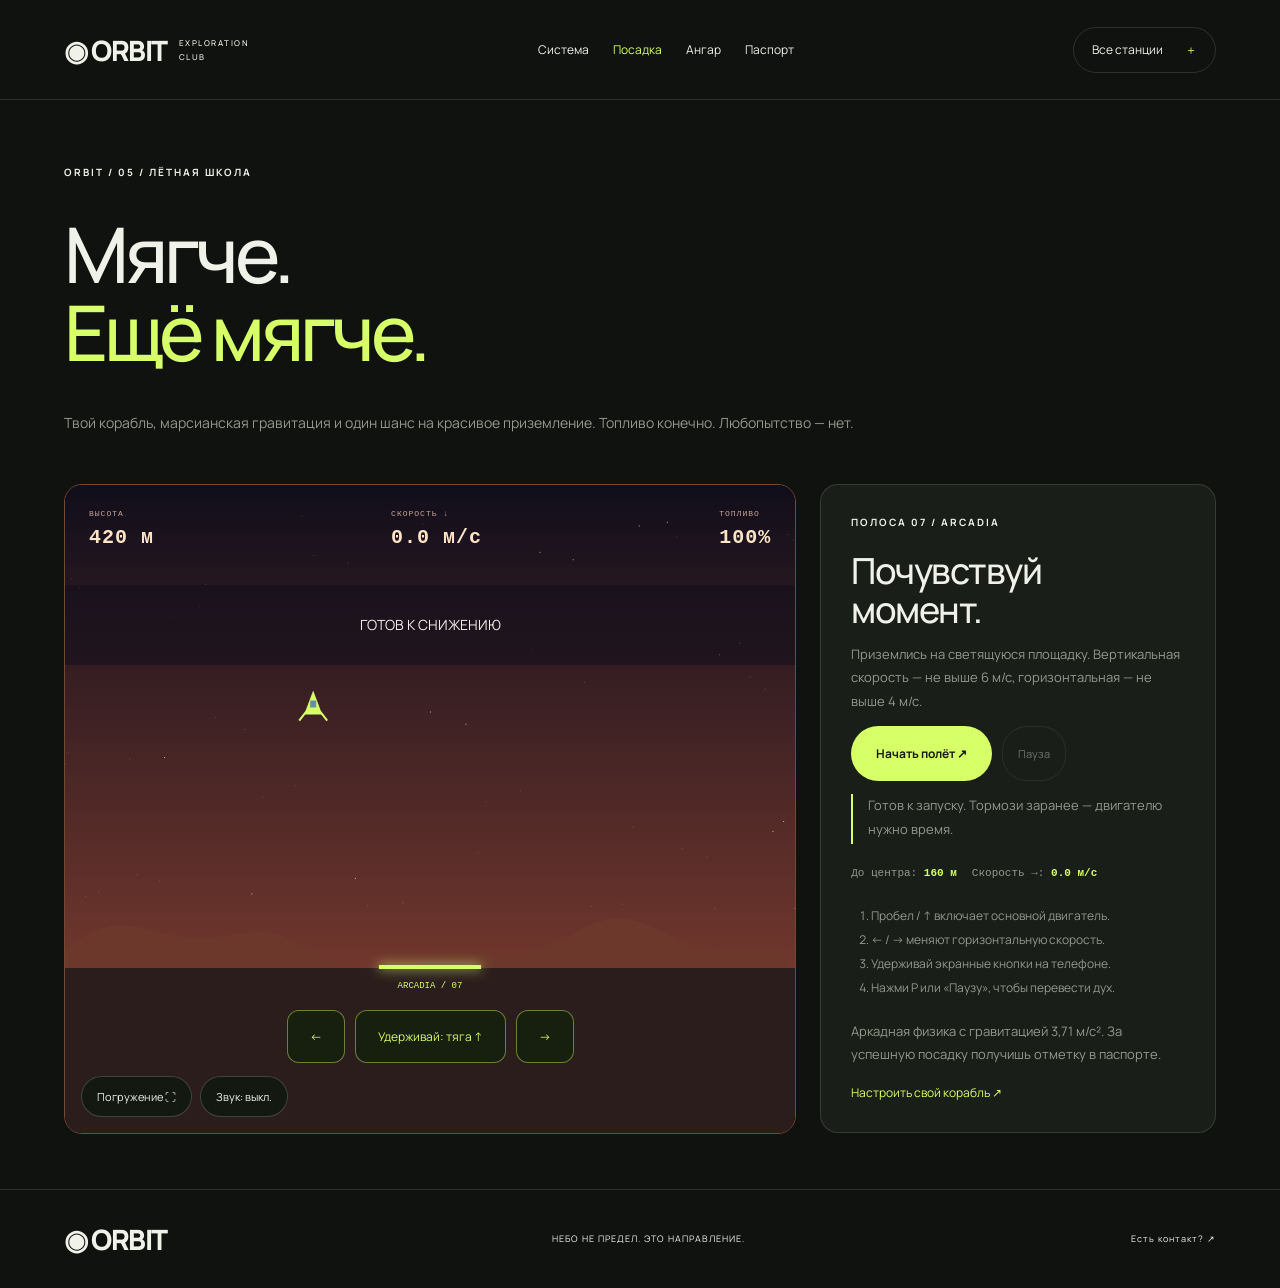
<file: lander.html>
<!doctype html>
<html lang="ru"><head><meta charset="utf-8"><meta name="viewport" content="width=device-width,initial-scale=1"><meta name="theme-color" content="#101210"><meta name="description" content="ORBIT — Посадка на Марс. Интерактивная космическая экспедиция."><title>Посадка на Марс — ORBIT</title><link rel="stylesheet" href="style.css"><link rel="stylesheet" href="explore.css"><link rel="stylesheet" href="universe.css"></head>
<body><header class="site-header"><a class="logo" href="index.html">◉ ORBIT<span>EXPLORATION CLUB</span></a><nav aria-label="Основная навигация"><a href="solar.html">Система</a><a href="lander.html">Посадка</a><a href="hangar.html">Ангар</a><a href="passport.html">Паспорт</a></nav><details class="site-menu"><summary>Все станции <span>＋</span></summary><div><a href="index.html">Главная</a><a href="atlas.html">3D-атлас</a><a href="solar.html">Солнечная система</a><a href="lander.html">Посадка на Марс</a><a href="hangar.html">Конструктор корабля</a><a href="blackhole.html">Чёрная дыра</a><a href="mission.html">Экспедиция</a><a href="lab.html">Лаборатория</a><a href="signal.html">Потерянный сигнал</a><a href="passport.html">Космический паспорт</a></div></details></header><main id="main"><section class="page-heading"><span class="eyebrow">ORBIT / 05 / ЛЁТНАЯ ШКОЛА</span><h1>Мягче.<br><em>Ещё мягче.</em></h1><p>Твой корабль, марсианская гравитация и один шанс на красивое приземление. Топливо конечно. Любопытство — нет.</p></section><section class="experience-layout"><div class="lander-stage" data-immersive><div class="telemetry"><span>ВЫСОТА <strong id="altitude">420 м</strong></span><span>СКОРОСТЬ ↓ <strong id="velocity">0 м/с</strong></span><span>ТОПЛИВО <strong id="fuel">100%</strong></span></div><canvas id="lander-canvas" tabindex="0" aria-label="Посадочный симулятор. Пробел или стрелка вверх — тяга, влево и вправо — маневрирование."></canvas><div class="landing-controls"><button data-control="left" aria-label="Тяга влево">←</button><button data-control="thrust">Удерживай: тяга ↑</button><button data-control="right" aria-label="Тяга вправо">→</button></div><div class="immersion-bar"><button class="secondary" data-immersion>Погружение ⛶</button><button class="secondary" data-audio aria-pressed="false">Звук: выкл.</button></div></div><aside class="panel"><span class="eyebrow">ПОЛОСА 07 / ARCADIA</span><h2>Почувствуй<br>момент.</h2><p>Приземлись на светящуюся площадку. Вертикальная скорость — не выше 6 м/с, горизонтальная — не выше 4 м/с.</p><div class="actions"><button class="button" id="start-flight">Начать полёт ↗</button><button class="secondary" id="pause-flight" disabled>Пауза</button></div><p id="flight-status" class="status-text" role="status">Готов к запуску. Тормози заранее — двигателю нужно время.</p><div class="course-readout"><span>До центра: <strong id="distance">+160 м</strong></span><span>Скорость →: <strong id="horizontal">0.0 м/с</strong></span></div><ol class="instructions"><li>Пробел / ↑ включает основной двигатель.</li><li>← / → меняют горизонтальную скорость.</li><li>Удерживай экранные кнопки на телефоне.</li><li>Нажми P или «Паузу», чтобы перевести дух.</li></ol><p class="note">Аркадная физика с гравитацией 3,71 м/с². За успешную посадку получишь отметку в паспорте.</p><a href="hangar.html" class="text-link">Настроить свой корабль ↗</a></aside></section></main><footer><a class="logo" href="index.html">◉ ORBIT</a><span>НЕБО НЕ ПРЕДЕЛ. ЭТО НАПРАВЛЕНИЕ.</span><a href="signal.html">Есть контакт? ↗</a></footer><script type="module" src="js/site.js"></script><script type="module" src="js/lander.js"></script></body></html>
</file>
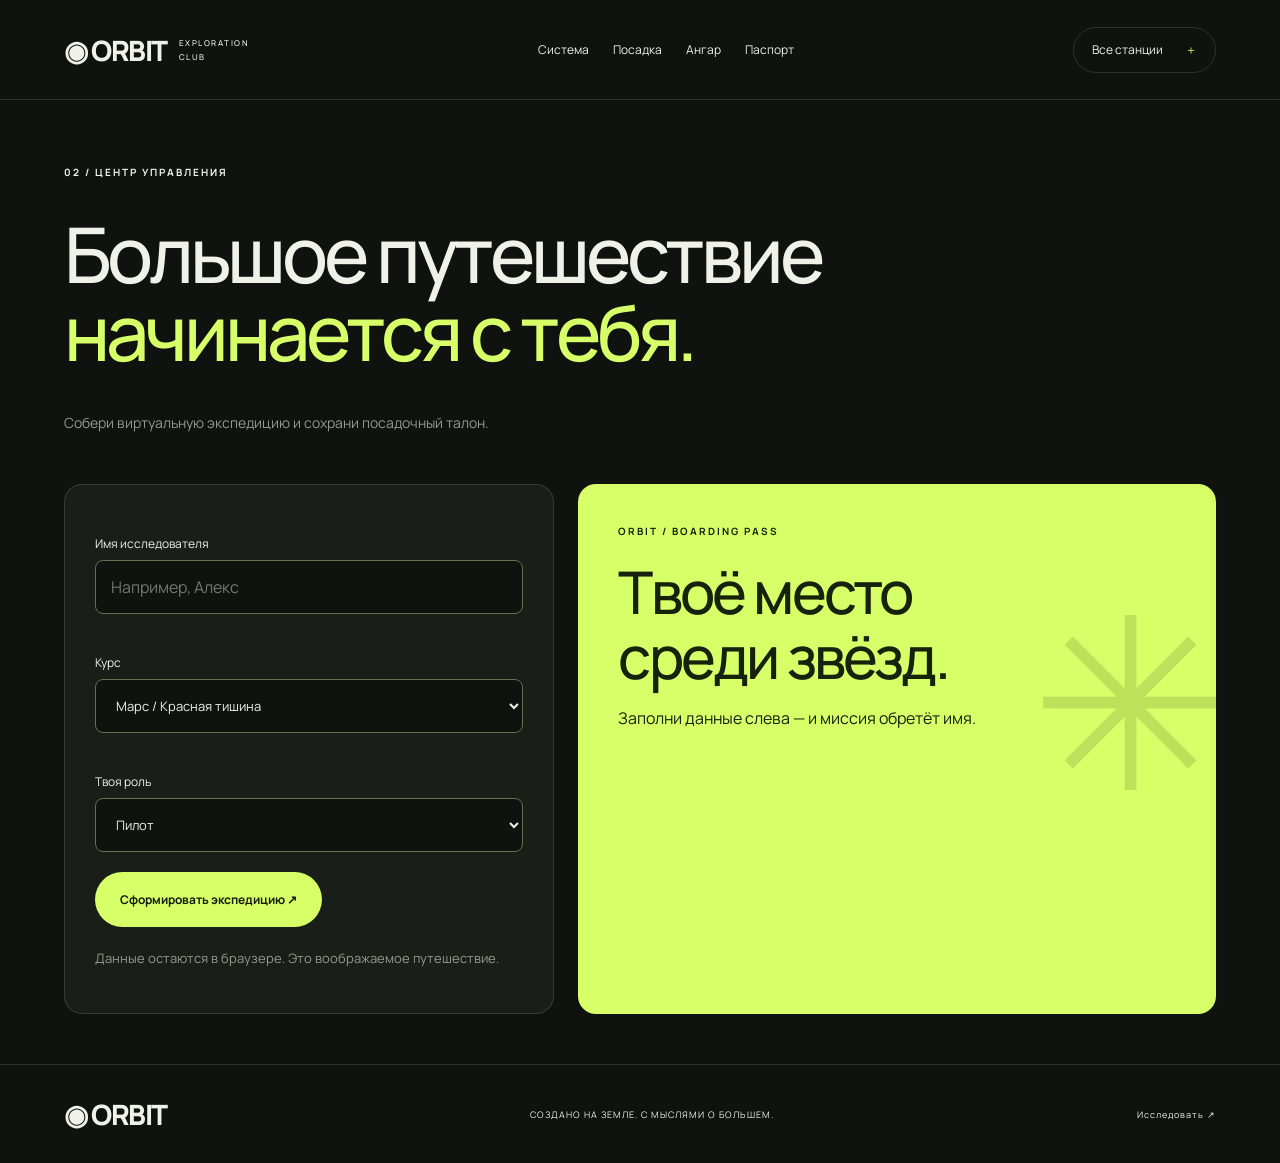
<file: mission.html>
<!doctype html><html lang="ru"><head><meta charset="utf-8"><meta name="viewport" content="width=device-width,initial-scale=1"><meta name="theme-color" content="#101210"><title>Экспедиция — ORBIT</title><link rel="stylesheet" href="style.css"><link rel="stylesheet" href="explore.css"><link rel="stylesheet" href="universe.css"></head><body><header class="site-header"><a class="logo" href="index.html">◉ ORBIT<span>EXPLORATION CLUB</span></a><nav aria-label="Основная навигация"><a href="solar.html">Система</a><a href="lander.html">Посадка</a><a href="hangar.html">Ангар</a><a href="passport.html">Паспорт</a></nav><details class="site-menu"><summary>Все станции <span>＋</span></summary><div><a href="index.html">Главная</a><a href="atlas.html">3D-атлас</a><a href="solar.html">Солнечная система</a><a href="lander.html">Посадка на Марс</a><a href="hangar.html">Конструктор корабля</a><a href="blackhole.html">Чёрная дыра</a><a href="mission.html">Экспедиция</a><a href="lab.html">Лаборатория</a><a href="signal.html">Потерянный сигнал</a><a href="passport.html">Космический паспорт</a></div></details></header><main><section class="page-heading"><span class="eyebrow">02 / ЦЕНТР УПРАВЛЕНИЯ</span><h1>Большое путешествие<br><em>начинается с тебя.</em></h1><p>Собери виртуальную экспедицию и сохрани посадочный талон.</p></section><section class="mission-layout"><form id="expedition" class="panel"><label for="explorer">Имя исследователя</label><input id="explorer" maxlength="40" required placeholder="Например, Алекс"><label for="destination">Курс</label><select id="destination"><option value="mars">Марс / Красная тишина</option><option value="saturn">Сатурн / Между кольцами</option><option value="europa">Европа / Подо льдом</option></select><label for="role">Твоя роль</label><select id="role"><option>Пилот</option><option>Исследователь</option><option>Астробиолог</option></select><button class="button" type="submit">Сформировать экспедицию ↗</button><p class="note">Данные остаются в браузере. Это воображаемое путешествие.</p></form><div class="boarding-pass" id="pass" aria-live="polite"><span class="eyebrow">ORBIT / BOARDING PASS</span><div class="pass-symbol">✳</div><h2 id="pass-title">Твоё место<br>среди звёзд.</h2><p id="pass-copy">Заполни данные слева — и миссия обретёт имя.</p><div id="pass-details"></div><button id="download" class="secondary" hidden>Скачать талон ↓</button></div></section></main><footer><a class="logo" href="index.html">◉ ORBIT</a><span>СОЗДАНО НА ЗЕМЛЕ. С МЫСЛЯМИ О БОЛЬШЕМ.</span><a href="atlas.html">Исследовать ↗</a></footer><script type="module" src="mission.js"></script><script type="module" src="js/site.js"></script></body></html>
</file>
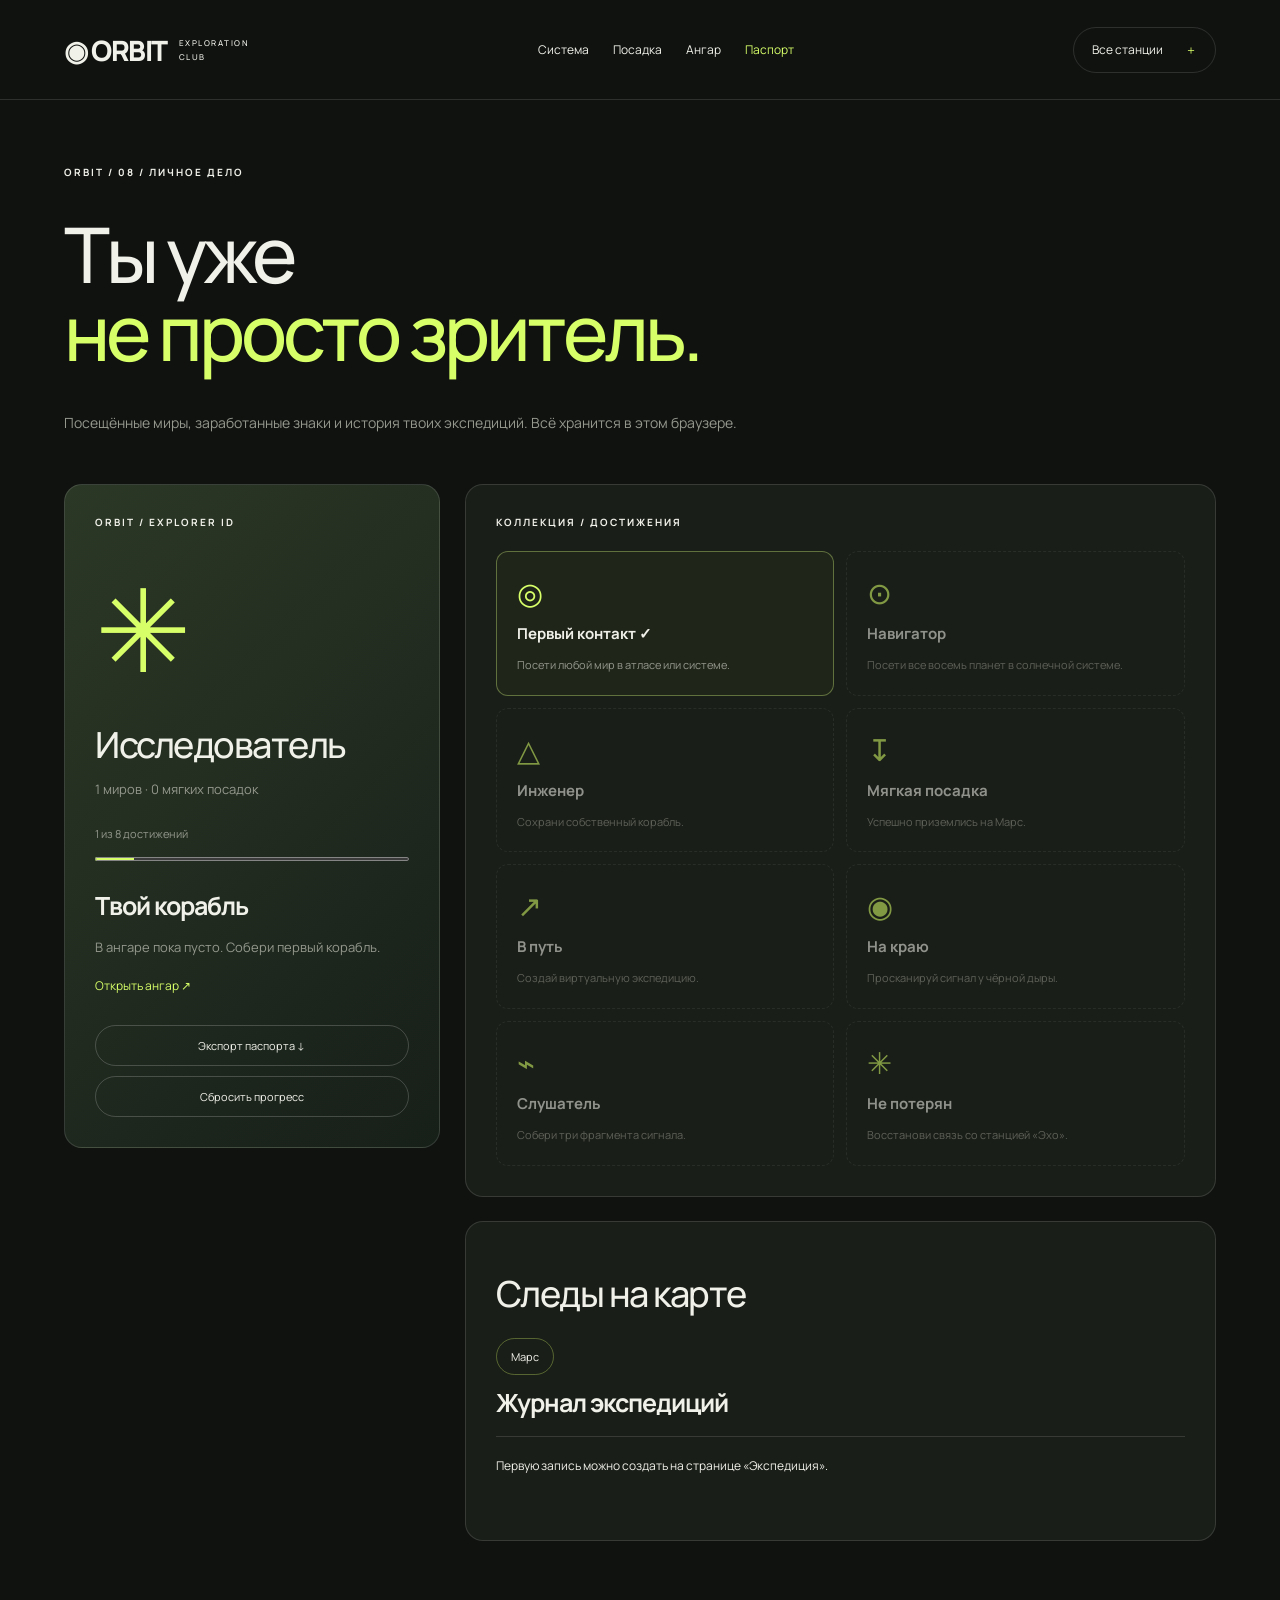
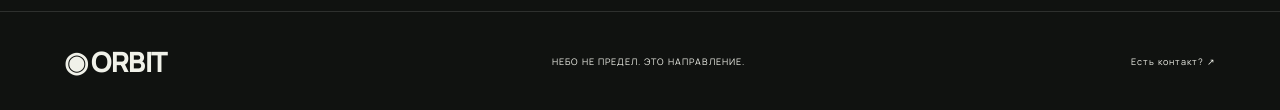
<file: passport.html>
<!doctype html>
<html lang="ru"><head><meta charset="utf-8"><meta name="viewport" content="width=device-width,initial-scale=1"><meta name="theme-color" content="#101210"><meta name="description" content="ORBIT — Космический паспорт. Интерактивная космическая экспедиция."><title>Космический паспорт — ORBIT</title><link rel="stylesheet" href="style.css"><link rel="stylesheet" href="explore.css"><link rel="stylesheet" href="universe.css"></head>
<body><header class="site-header"><a class="logo" href="index.html">◉ ORBIT<span>EXPLORATION CLUB</span></a><nav aria-label="Основная навигация"><a href="solar.html">Система</a><a href="lander.html">Посадка</a><a href="hangar.html">Ангар</a><a href="passport.html">Паспорт</a></nav><details class="site-menu"><summary>Все станции <span>＋</span></summary><div><a href="index.html">Главная</a><a href="atlas.html">3D-атлас</a><a href="solar.html">Солнечная система</a><a href="lander.html">Посадка на Марс</a><a href="hangar.html">Конструктор корабля</a><a href="blackhole.html">Чёрная дыра</a><a href="mission.html">Экспедиция</a><a href="lab.html">Лаборатория</a><a href="signal.html">Потерянный сигнал</a><a href="passport.html">Космический паспорт</a></div></details></header><main id="main"><section class="page-heading"><span class="eyebrow">ORBIT / 08 / ЛИЧНОЕ ДЕЛО</span><h1>Ты уже<br><em>не просто зритель.</em></h1><p>Посещённые миры, заработанные знаки и история твоих экспедиций. Всё хранится в этом браузере.</p></section><section class="passport-layout"><div class="panel identity-card"><span class="eyebrow">ORBIT / EXPLORER ID</span><div class="passport-emblem">✳</div><h2 id="identity-name">Исследователь</h2><p id="identity-code">Первые шаги в бесконечность</p><div class="progress-line"><span id="progress-caption"></span><progress id="progress" max="8" value="0"></progress></div><h3>Твой корабль</h3><p id="passport-ship"></p><a class="text-link" href="hangar.html">Открыть ангар ↗</a><div class="passport-actions"><button id="export-passport" class="secondary">Экспорт паспорта ↓</button><button id="reset-passport" class="secondary">Сбросить прогресс</button></div></div><div><section class="panel"><span class="eyebrow">КОЛЛЕКЦИЯ / ДОСТИЖЕНИЯ</span><div id="badges" class="badge-grid"></div></section><section class="panel journal"><h2>Следы на карте</h2><div id="visited" class="visited-list"></div><h3>Журнал экспедиций</h3><ul id="mission-history" class="history-list"></ul></section></div></section><dialog id="reset-dialog"><h2>Начать с чистого листа?</h2><p>Корабль, достижения, журнал и фрагменты сигнала будут удалены из этого браузера.</p><div class="actions"><button class="secondary" id="cancel-reset">Оставить</button><button class="button" id="confirm-reset">Сбросить</button></div></dialog></main><footer><a class="logo" href="index.html">◉ ORBIT</a><span>НЕБО НЕ ПРЕДЕЛ. ЭТО НАПРАВЛЕНИЕ.</span><a href="signal.html">Есть контакт? ↗</a></footer><script type="module" src="js/site.js"></script><script type="module" src="js/passport.js"></script></body></html>
</file>
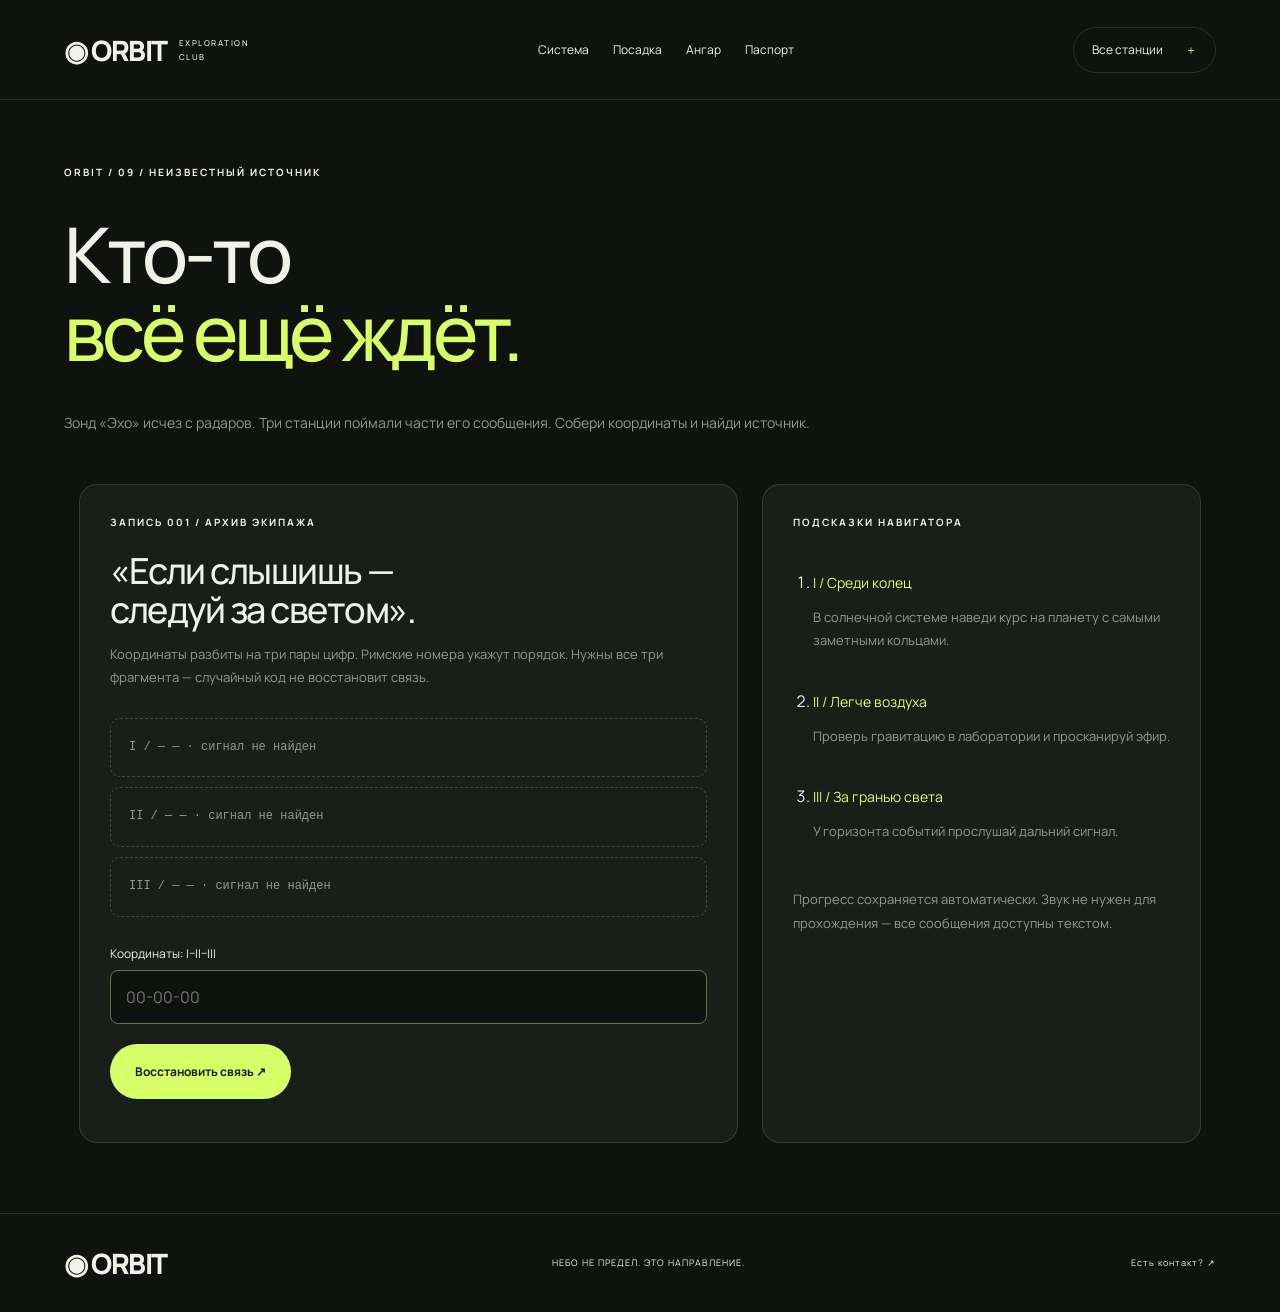
<file: signal.html>
<!doctype html>
<html lang="ru"><head><meta charset="utf-8"><meta name="viewport" content="width=device-width,initial-scale=1"><meta name="theme-color" content="#101210"><meta name="description" content="ORBIT — Потерянный сигнал. Интерактивная космическая экспедиция."><title>Потерянный сигнал — ORBIT</title><link rel="stylesheet" href="style.css"><link rel="stylesheet" href="explore.css"><link rel="stylesheet" href="universe.css"></head>
<body><header class="site-header"><a class="logo" href="index.html">◉ ORBIT<span>EXPLORATION CLUB</span></a><nav aria-label="Основная навигация"><a href="solar.html">Система</a><a href="lander.html">Посадка</a><a href="hangar.html">Ангар</a><a href="passport.html">Паспорт</a></nav><details class="site-menu"><summary>Все станции <span>＋</span></summary><div><a href="index.html">Главная</a><a href="atlas.html">3D-атлас</a><a href="solar.html">Солнечная система</a><a href="lander.html">Посадка на Марс</a><a href="hangar.html">Конструктор корабля</a><a href="blackhole.html">Чёрная дыра</a><a href="mission.html">Экспедиция</a><a href="lab.html">Лаборатория</a><a href="signal.html">Потерянный сигнал</a><a href="passport.html">Космический паспорт</a></div></details></header><main id="main"><section class="page-heading"><span class="eyebrow">ORBIT / 09 / НЕИЗВЕСТНЫЙ ИСТОЧНИК</span><h1>Кто-то<br><em>всё ещё ждёт.</em></h1><p>Зонд «Эхо» исчез с радаров. Три станции поймали части его сообщения. Собери координаты и найди источник.</p></section><section class="signal-layout"><div class="panel"><span class="eyebrow">ЗАПИСЬ 001 / АРХИВ ЭКИПАЖА</span><h2>«Если слышишь —<br>следуй за светом».</h2><p>Координаты разбиты на три пары цифр. Римские номера укажут порядок. Нужны все три фрагмента — случайный код не восстановит связь.</p><div id="signal-fragments" class="fragment-list"></div><form id="decode-form"><label for="coordinates">Координаты: I–II–III</label><input id="coordinates" required maxlength="20" placeholder="00-00-00" autocomplete="off" pattern="[0-9 —–-]+"><button class="button" type="submit">Восстановить связь ↗</button></form><p id="decode-status" role="status"></p><a id="secret-link" class="button" href="echo.html" hidden>Перейти к источнику ↗</a></div><aside class="panel"><span class="eyebrow">ПОДСКАЗКИ НАВИГАТОРА</span><ol class="clue-list"><li><a href="solar.html">I / Среди колец</a><p>В солнечной системе наведи курс на планету с самыми заметными кольцами.</p></li><li><a href="lab.html">II / Легче воздуха</a><p>Проверь гравитацию в лаборатории и просканируй эфир.</p></li><li><a href="blackhole.html">III / За гранью света</a><p>У горизонта событий прослушай дальний сигнал.</p></li></ol><p class="note">Прогресс сохраняется автоматически. Звук не нужен для прохождения — все сообщения доступны текстом.</p></aside></section></main><footer><a class="logo" href="index.html">◉ ORBIT</a><span>НЕБО НЕ ПРЕДЕЛ. ЭТО НАПРАВЛЕНИЕ.</span><a href="signal.html">Есть контакт? ↗</a></footer><script type="module" src="js/site.js"></script><script type="module" src="js/signal.js"></script></body></html>
</file>
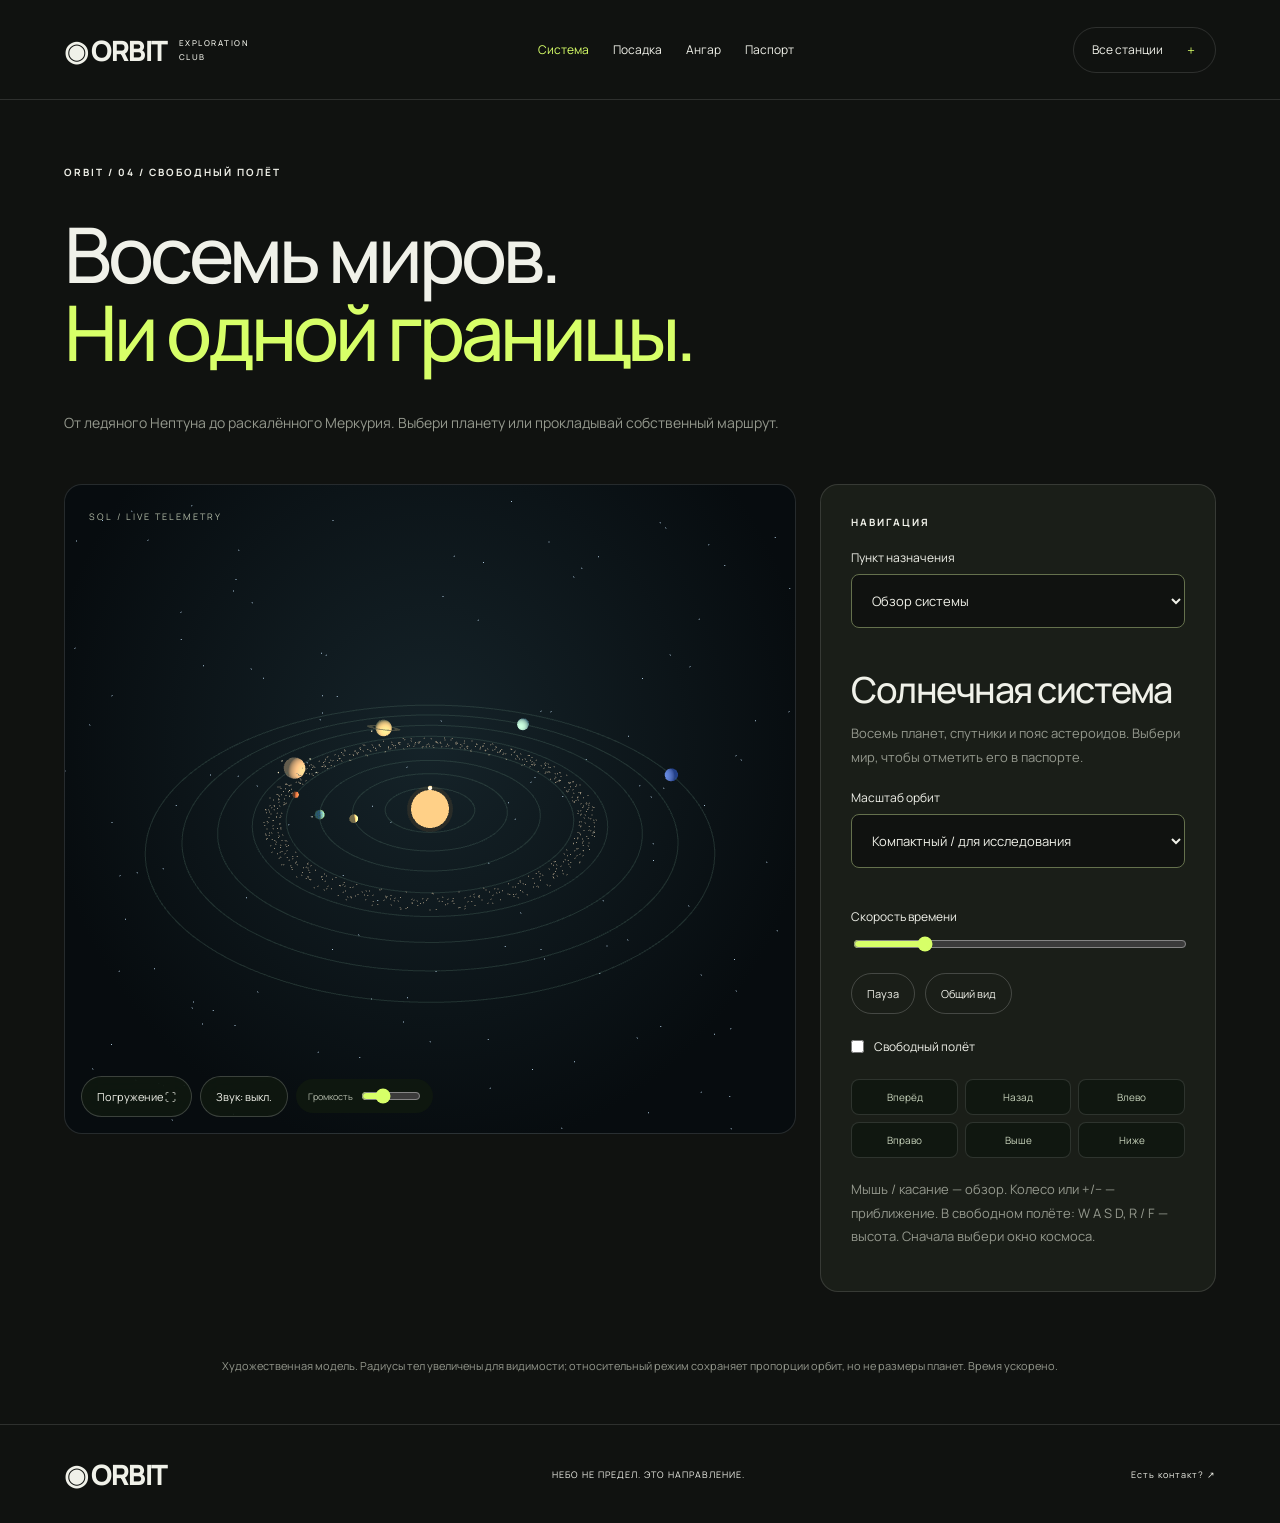
<file: solar.html>
<!doctype html>
<html lang="ru"><head><meta charset="utf-8"><meta name="viewport" content="width=device-width,initial-scale=1"><meta name="theme-color" content="#101210"><meta name="description" content="ORBIT — Солнечная система. Интерактивная космическая экспедиция."><title>Солнечная система — ORBIT</title><link rel="stylesheet" href="style.css"><link rel="stylesheet" href="explore.css"><link rel="stylesheet" href="universe.css"></head>
<body><header class="site-header"><a class="logo" href="index.html">◉ ORBIT<span>EXPLORATION CLUB</span></a><nav aria-label="Основная навигация"><a href="solar.html">Система</a><a href="lander.html">Посадка</a><a href="hangar.html">Ангар</a><a href="passport.html">Паспорт</a></nav><details class="site-menu"><summary>Все станции <span>＋</span></summary><div><a href="index.html">Главная</a><a href="atlas.html">3D-атлас</a><a href="solar.html">Солнечная система</a><a href="lander.html">Посадка на Марс</a><a href="hangar.html">Конструктор корабля</a><a href="blackhole.html">Чёрная дыра</a><a href="mission.html">Экспедиция</a><a href="lab.html">Лаборатория</a><a href="signal.html">Потерянный сигнал</a><a href="passport.html">Космический паспорт</a></div></details></header><main id="main"><section class="page-heading"><span class="eyebrow">ORBIT / 04 / СВОБОДНЫЙ ПОЛЁТ</span><h1>Восемь миров.<br><em>Ни одной границы.</em></h1><p>От ледяного Нептуна до раскалённого Меркурия. Выбери планету или прокладывай собственный маршрут.</p></section><section class="experience-layout"><div class="space-view" id="solar-view" data-immersive><span class="view-label">SOL / LIVE TELEMETRY</span><div class="immersion-bar"><button class="secondary" data-immersion>Погружение ⛶</button><button class="secondary" data-audio aria-pressed="false">Звук: выкл.</button><label class="volume-label">Громкость<input type="range" data-volume min="0" max="1" step="0.05" value="0.3" aria-label="Громкость атмосферы"></label></div></div><aside class="panel"><span class="eyebrow">НАВИГАЦИЯ</span><label for="target">Пункт назначения</label><select id="target"><option value="sun">Обзор системы</option></select><h2 id="target-name">Солнечная система</h2><p id="target-info">Восемь планет, спутники и пояс астероидов. Выбери мир, чтобы отметить его в паспорте.</p><label for="scale-mode">Масштаб орбит</label><select id="scale-mode"><option value="compact">Компактный / для исследования</option><option value="relative">Относительный / расстояния в а.е.</option></select><label for="solar-speed">Скорость времени</label><input type="range" id="solar-speed" min="0" max="5" step="0.1" value="1"><div class="actions"><button class="secondary" id="solar-pause">Пауза</button><button class="secondary" id="solar-reset">Общий вид</button></div><label class="check"><input type="checkbox" id="free-flight"> Свободный полёт</label><div class="flight-pad" aria-label="Управление свободным полётом"><button data-move="forward">Вперёд</button><button data-move="back">Назад</button><button data-move="left">Влево</button><button data-move="right">Вправо</button><button data-move="up">Выше</button><button data-move="down">Ниже</button></div><p class="note">Мышь / касание — обзор. Колесо или +/− — приближение. В свободном полёте: W A S D, R / F — высота. Сначала выбери окно космоса.</p><div id="solar-signal"></div></aside></section><p class="disclaimer">Художественная модель. Радиусы тел увеличены для видимости; относительный режим сохраняет пропорции орбит, но не размеры планет. Время ускорено.</p></main><footer><a class="logo" href="index.html">◉ ORBIT</a><span>НЕБО НЕ ПРЕДЕЛ. ЭТО НАПРАВЛЕНИЕ.</span><a href="signal.html">Есть контакт? ↗</a></footer><script type="module" src="js/site.js"></script><script type="module" src="js/solar.js"></script></body></html>
</file>
<file: style.css>
@import url('https://fonts.googleapis.com/css2?family=Manrope:wght@400;500;600;700;800&display=swap');
:root{--bg:#101210;--ink:#f0f1e9;--muted:#94988d;--lime:#d7ff68}*{box-sizing:border-box}html{scroll-behavior:smooth;scroll-padding-top:30px}body{margin:0;background:var(--bg);color:var(--ink);font-family:Manrope,Arial,sans-serif}button,a,input{-webkit-tap-highlight-color:transparent}a{color:inherit;text-decoration:none}button,input{font:inherit}button{cursor:pointer}header{height:104px;max-width:1440px;margin:auto;padding:0 5%;display:flex;align-items:center;justify-content:space-between;border-bottom:1px solid #ffffff20}.logo{font-size:28px;font-weight:800;letter-spacing:-1.5px;display:flex;align-items:center;gap:12px}.logo span{max-width:80px;font-size:8px;letter-spacing:1.5px;line-height:1.7;font-weight:500}nav{display:flex;gap:34px;font-size:13px}nav a:hover,footer a:hover{color:var(--lime)}button.small{background:none;border:1px solid #ffffff45;color:var(--ink);padding:12px 20px;border-radius:30px;font-size:12px}.small span{margin-left:30px}.hero{max-width:1440px;margin:auto;padding:62px 5% 0;position:relative;overflow:hidden}.eyebrow{font-size:10px;letter-spacing:2px;font-weight:700;display:block}.eyebrow i{display:inline-block;width:6px;height:6px;border-radius:50%;background:var(--lime);margin-right:10px;box-shadow:0 0 16px var(--lime)}h1{font-size:clamp(64px,7.5vw,112px);font-weight:500;line-height:1.02;letter-spacing:-7px;position:relative;z-index:2;margin:36px 0 38px}em{font-style:normal;color:var(--lime)}.planet-scene{position:absolute;right:0;top:20px;width:58%;height:570px;pointer-events:none;background-image:radial-gradient(circle at 20% 25%,#fff9 1px,transparent 1.5px),radial-gradient(circle at 70% 65%,#fff5 1px,transparent 1.5px);background-size:137px 157px,191px 123px}.planet{position:absolute;width:350px;height:350px;border-radius:50%;top:100px;left:25%;background:radial-gradient(circle at 28% 25%,#eff8bf 0,#b3ba80 18%,#747c4a 37%,#333c24 58%,#0a100a 76%);box-shadow:inset -35px -25px 50px #000,0 0 80px #d5ff6814;animation:float 9s ease-in-out infinite}.planet:after{content:'';position:absolute;inset:0;border-radius:50%;opacity:.25;background:repeating-radial-gradient(ellipse at 30% 20%,transparent 0 9px,#0d150c 10px 12px,transparent 14px 22px);filter:blur(2px)}.orbit{position:absolute;left:5%;top:130px;width:95%;height:260px;border:1px solid #becb9160;border-radius:50%;transform:rotate(-31deg)}.orbit-two{transform:rotate(37deg);opacity:.35;height:340px;top:90px}.satellite{position:absolute;top:155px;right:11%;width:13px;height:13px;background:var(--lime);border-radius:50%;box-shadow:0 0 30px #d7ff6870;animation:float 6s infinite}.coordinate{position:absolute;right:10%;top:43px;font:9px/1.8 monospace;color:var(--muted)}.planet-label{position:absolute;bottom:46px;right:16%;font:9px monospace;letter-spacing:2px;color:#b5bc9c}.hero-bottom{position:relative;z-index:2;display:flex;gap:36px;align-items:center}.hero-bottom p{font-size:13px;color:var(--muted);line-height:1.8}.button{display:inline-flex;justify-content:space-between;gap:25px;align-items:center;background:var(--lime);color:#161b0d;border:0;padding:19px 25px;border-radius:40px;font-size:12px;font-weight:700;transition:transform .2s,background .2s}.button:hover{background:#e5ff9a;transform:translateY(-3px)}.hero-foot{display:flex;justify-content:space-between;border-top:1px solid #ffffff20;margin-top:54px;padding:23px 0;font-size:8px;letter-spacing:1.8px;color:var(--muted)}.ticker{overflow:hidden;background:var(--lime);color:#17200d;padding:17px 0;transform:rotate(-2deg);margin:24px 0 10px}.ticker div{width:max-content;font-size:24px;font-weight:700;letter-spacing:3px;animation:marquee 35s linear infinite}.destinations,.mission{max-width:1440px;margin:auto;padding:95px 5%}.section-top{display:flex;align-items:flex-end;justify-content:space-between;margin-bottom:35px}h2{font-size:clamp(36px,4.6vw,64px);letter-spacing:-2.8px;line-height:1.1;font-weight:500;margin:22px 0 0}.section-top p{font-size:12px;color:var(--muted);line-height:1.8}.cards{display:grid;grid-template-columns:repeat(3,1fr);gap:18px}.card{height:390px;border:1px solid #ffffff18;border-radius:12px;position:relative;overflow:hidden;color:var(--ink);text-align:left;padding:24px;background:#1b1c19;transition:transform .35s,border-color .35s}.card:hover{transform:translateY(-8px);border-color:var(--lime)}.card-top{display:flex;justify-content:space-between;font-size:10px;letter-spacing:1.7px;position:relative;z-index:1}.card-top span:last-child{font-size:23px}.world{position:absolute;width:210px;height:210px;border-radius:50%;top:64px;left:calc(50% - 105px);box-shadow:inset -35px -20px 40px #000a;transition:transform .7s}.card:hover .world{transform:rotate(12deg) scale(1.08)}.mars{background:radial-gradient(ellipse at 50% 40%,#69301c55,transparent 70%),#1c1916}.mars .world{background:repeating-linear-gradient(155deg,#b96d43 0,#803d27 13px,#cb8353 24px,#9b5134 35px)}.saturn{background:radial-gradient(ellipse at 50% 40%,#87816333,transparent 70%),#1a1c18}.saturn .world{width:160px;height:160px;left:calc(50% - 80px);top:89px;background:repeating-linear-gradient(15deg,#a59b6d 0,#d1c69b 13px,#8b825e 19px)}.saturn .world:after{content:'';position:absolute;inset:40px -65px;border:20px solid #c5bc9177;border-radius:50%;transform:rotate(-28deg);box-shadow:0 0 0 4px #adab8133}.europa{background:radial-gradient(ellipse at 50% 40%,#59818b44,transparent 70%),#161d1f}.europa .world{background:repeating-linear-gradient(135deg,#849fa6 0,#a5c1c4 22px,#587b82 23px,#bdd4d6 26px,#92afb2 40px)}.card-copy{position:absolute;bottom:24px}.card-copy>span{font-size:8px;letter-spacing:2px;color:#bec2b5}h3{font-size:25px;letter-spacing:-1px;margin:10px 0}.card-copy p,.note{font-size:10px;color:var(--muted)}.note{margin-top:20px}.mission{border-top:1px solid #ffffff20;padding-top:65px}.mission h2{max-width:1000px}.mission-bottom{display:flex;align-items:center;justify-content:space-between;gap:40px;margin-top:45px}.asterisk{font-size:100px;color:var(--lime);animation:spin 30s linear infinite}.mission-bottom p{max-width:410px;font-size:13px;line-height:1.9;color:var(--muted)}footer{border-top:1px solid #ffffff20;padding:30px 5%;display:flex;align-items:center;justify-content:space-between}footer span,footer>a:last-child{font-size:9px;letter-spacing:1px}dialog{background:#1d211a;color:var(--ink);border:1px solid #53613c;border-radius:20px;max-width:550px;width:calc(100% - 32px);padding:42px}dialog::backdrop{background:#000b;backdrop-filter:blur(10px)}dialog h2{font-size:38px}dialog p{color:#b3baa9;font-size:14px;line-height:1.8}.close{position:absolute;right:15px;top:10px;border:0;background:none;color:var(--ink);font-size:30px}.fact{padding:20px 0;margin-bottom:20px;color:var(--lime)}label{font-size:12px;display:block;margin:20px 0 8px}input{width:100%;padding:15px;border:1px solid #65714d;border-radius:8px;background:#101210;color:white;margin-bottom:20px}#ticket{margin-top:25px;padding:22px;border:1px dashed var(--lime);line-height:1.8;color:var(--lime)}:focus-visible{outline:2px solid var(--lime);outline-offset:5px}@keyframes float{50%{transform:translateY(-18px)}}@keyframes spin{to{transform:rotate(360deg)}}@keyframes marquee{to{transform:translateX(-50%)}}@media(max-width:800px){header{height:80px}nav{display:none}h1{font-size:73px;letter-spacing:-4px}.hero{padding-top:35px}.planet-scene{opacity:.6;right:-170px;top:70px;width:650px;z-index:0}.hero-bottom{align-items:flex-start;flex-direction:column;gap:14px}.hero-foot{margin-top:35px}.hero-foot span{max-width:150px;line-height:1.6}.cards{grid-template-columns:1fr}.card{height:380px}.section-top{align-items:flex-start;gap:20px}.section-top p{max-width:160px}.destinations,.mission{padding:65px 6%}.mission-bottom{flex-wrap:wrap;gap:20px}.asterisk{font-size:65px}.mission-bottom p{flex:1;min-width:200px}footer span{display:none}.planet-label{display:none}}@media(prefers-reduced-motion:reduce){*,*:before,*:after{animation:none!important;transition:none!important}html{scroll-behavior:auto}}
</file>
<file: explore.css>
header nav a[aria-current=page]{color:var(--lime)}.page-heading,.portal{max-width:1440px;margin:auto;padding:65px 5% 35px}.page-heading h1{font-size:clamp(48px,6vw,84px);letter-spacing:-4px}.page-heading p,.portal p{color:var(--muted);line-height:1.8;font-size:14px}.portal{padding-bottom:60px}.portal .button{margin-top:15px}.observatory,.mission-layout,.lab-layout{display:grid;grid-template-columns:1.7fr 1fr;gap:24px;max-width:1440px;margin:0 auto;padding:0 5% 50px}.viewport{position:relative;min-height:600px;border:1px solid #ffffff20;border-radius:18px;overflow:hidden;background:radial-gradient(ellipse at center,#202b22,#0a0d0b 70%)}.viewport canvas{display:block;width:100%;height:100%;touch-action:none;cursor:grab}.viewport canvas:active{cursor:grabbing}.view-label,.view-hint{position:absolute;left:24px;font-size:9px;letter-spacing:2px;pointer-events:none;color:#b3bca8}.view-label{top:24px}.view-hint{bottom:24px;font-size:8px}.panel{padding:30px;background:#1a1e18;border:1px solid #ffffff20;border-radius:18px}.panel h2{font-size:36px;letter-spacing:-1.5px}.panel p{color:var(--muted);font-size:13px;line-height:1.8}.tabs{display:flex;gap:6px;margin-top:20px;flex-wrap:wrap}.tabs button,.secondary{border:1px solid #ffffff30;background:transparent;color:var(--ink);padding:12px 15px;border-radius:25px;font-size:11px}.tabs button[aria-pressed=true]{background:var(--lime);color:#101210;border-color:var(--lime)}dl{margin:25px 0}dl div{display:flex;justify-content:space-between;padding:14px 0;border-bottom:1px solid #ffffff15;font-size:11px}dt{color:var(--muted)}dd{margin:0}.actions{display:flex;gap:10px}.check{display:flex;gap:10px;align-items:center;margin:24px 0}.check input{width:auto;margin:0}input[type=range]{accent-color:var(--lime);padding:0}select{width:100%;background:#101210;color:var(--ink);border:1px solid #65714d;padding:16px;border-radius:8px;margin-bottom:20px;font:inherit;font-size:13px}.disclaimer{text-align:center;color:var(--muted);font-size:11px;padding:0 20px 40px}.mission-layout{grid-template-columns:1fr 1.3fr}.boarding-pass{border-radius:18px;background:var(--lime);color:#17220d;padding:40px;position:relative;overflow:hidden}.pass-symbol{position:absolute;right:-15px;top:50px;font-size:240px;opacity:.13}.boarding-pass h2,.boarding-pass p,.boarding-pass dl{position:relative}.boarding-pass .secondary{color:#17220d;border-color:#17220d}.boarding-pass dt{color:#425527}.boarding-pass dl div{border-color:#17220d33}.boarding-pass p{line-height:1.7}.lab-layout{grid-template-columns:1.5fr 1fr}#orbits{width:100%;aspect-ratio:1.35;display:block}#weights div{display:flex;justify-content:space-between;align-items:center;border-bottom:1px solid #ffffff20;padding:24px 0;font-size:13px}#weights strong{font-size:24px;color:var(--lime)}.fallback{padding:80px 30px;line-height:1.8}.small{font-size:12px}@media(max-width:900px){.observatory,.mission-layout,.lab-layout{grid-template-columns:1fr}.viewport{min-height:420px}.page-heading h1{letter-spacing:-2px}.page-heading{padding-top:40px}header{height:auto;min-height:90px;flex-wrap:wrap;gap:18px;padding-top:20px;padding-bottom:20px}header nav{display:flex;order:3;width:100%;overflow:auto;gap:22px;font-size:11px;padding-bottom:4px}.panel{padding:25px}.lab-layout .section-top{flex-wrap:wrap}}
body{overflow-x:clip}.panel,.viewport,.boarding-pass{min-width:0}.page-heading h1,.portal h2{overflow-wrap:anywhere}@media(max-width:500px){.hero h1{font-size:62px}.hero-bottom .button{max-width:100%;font-size:11px}.section-top{flex-wrap:wrap}.boarding-pass{padding:28px}}

html{overflow-x:hidden}
</file>
<file: universe.css>
:root{--line:#ffffff20;--panel:#191e19;--orange:#ffb477}button:disabled{opacity:.4;cursor:not-allowed}button,a,input,select{touch-action:manipulation}[hidden]{display:none!important}.site-header{position:relative;z-index:10;gap:24px}.site-header nav{gap:24px}.site-menu{position:relative;font-size:12px}.site-menu summary{cursor:pointer;list-style:none;border:1px solid var(--line);padding:13px 18px;border-radius:24px;white-space:nowrap}.site-menu summary span{margin-left:20px;color:var(--lime)}.site-menu>div{position:absolute;right:0;top:55px;background:#1d251d;border:1px solid #53613c;border-radius:16px;padding:12px;width:245px;box-shadow:0 20px 60px #0008;display:grid}.site-menu a{padding:12px;border-radius:8px}.site-menu a:hover{background:#d7ff6815;color:var(--lime)}.skip-link{position:fixed;top:10px;left:10px;z-index:100;transform:translateY(-150%);padding:12px;background:var(--lime);color:#101210}.skip-link:focus{transform:none}.experience-layout{display:grid;grid-template-columns:minmax(0,1.85fr) minmax(290px,1fr);gap:24px;max-width:1440px;padding:0 5% 55px;margin:auto}.experience-layout>.panel{align-self:start}.space-view{height:650px;position:relative;background:radial-gradient(ellipse at 50% 40%,#152329,#070c0f 75%);border:1px solid var(--line);border-radius:18px;overflow:hidden;isolation:isolate}.space-view>canvas{width:100%;height:100%;display:block;touch-action:none;cursor:grab;position:absolute;inset:0}.space-view>canvas:active{cursor:grabbing}.space-view .view-label{z-index:2;max-width:85%;line-height:1.8}.immersion-bar{position:absolute;z-index:3;left:16px;right:16px;bottom:16px;display:flex;gap:8px;align-items:center;flex-wrap:wrap}.immersion-bar .secondary{background:#101910d9;backdrop-filter:blur(12px)}.volume-label{display:flex;gap:8px;align-items:center;font-size:9px;margin:0;color:#b5bcac;background:#101910d9;border-radius:20px;padding:8px 12px}.volume-label input{width:60px;margin:0}.immersive{position:fixed!important;inset:0!important;width:100vw!important;height:100dvh!important;z-index:1000!important;border-radius:0!important;border:0!important}.immersive .view-label{opacity:.5}body.immersed{overflow:hidden}.flight-pad{display:grid;grid-template-columns:repeat(3,1fr);gap:7px}.flight-pad button{font:inherit;font-size:10px;padding:10px 4px;background:#101710;color:#c8d4bc;border:1px solid var(--line);border-radius:8px;touch-action:none}.flight-pad button:active{background:#526238}.feature-grid{display:grid;grid-template-columns:repeat(3,1fr);gap:16px;margin-top:35px}.feature-tile{position:relative;display:block;background:linear-gradient(150deg,#263025,#151a16);border:1px solid var(--line);border-radius:16px;padding:30px;transition:transform .3s,border-color .3s;overflow:hidden}.feature-tile:nth-child(2n){background:linear-gradient(150deg,#302820,#171816)}.feature-tile:hover{transform:translateY(-5px);border-color:#d7ff6880}.feature-icon{display:block;font-size:70px;color:var(--lime);margin:26px 0 10px;line-height:1}.feature-tile p{font-size:12px;max-width:240px}.feature-tile h3{font-size:24px}.text-link{color:var(--lime);font-size:12px}.status-text{border-left:2px solid var(--lime);padding-left:15px;min-height:50px}.instructions{padding-left:20px;font-size:12px;color:var(--muted);line-height:2}.lander-stage{height:650px;position:relative;overflow:hidden;border:1px solid #754830;border-radius:18px;background:#160f12}.lander-stage canvas{position:absolute;inset:0;width:100%;height:100%;display:block;touch-action:none}.telemetry{position:absolute;z-index:2;top:24px;left:24px;right:24px;display:flex;justify-content:space-between;gap:10px;pointer-events:none}.telemetry span{font:8px monospace;letter-spacing:1px;color:#c8a58f}.telemetry strong{display:block;font-size:20px;color:#ffe4c6;margin-top:8px}.landing-controls{position:absolute;z-index:3;left:20px;right:20px;bottom:70px;display:flex;justify-content:center;gap:10px}.landing-controls button{padding:17px 22px;border:1px solid #d7ff6870;border-radius:12px;background:#15200ed9;color:var(--lime);font-size:12px;touch-action:none;user-select:none;-webkit-user-select:none}.landing-controls button:active,.landing-controls button.is-held{background:#d7ff68;color:#101210}.spec-line{font:11px/1.9 monospace;border-top:1px solid var(--line);margin:20px 0;padding-top:20px;color:var(--lime)}input[type=color]{height:48px;padding:5px}.passport-layout{display:grid;grid-template-columns:minmax(260px,1fr) minmax(0,2fr);max-width:1440px;padding:0 5% 70px;gap:25px;margin:auto}.identity-card{align-self:start;background:linear-gradient(135deg,#2c3826,#171f19);overflow:hidden}.passport-emblem{font-size:115px;line-height:1.3;color:var(--lime);margin-top:25px}.identity-card h2{overflow-wrap:anywhere}.progress-line{margin:25px 0;font-size:11px;color:var(--muted)}progress{display:block;width:100%;height:8px;accent-color:var(--lime);margin-top:14px}.passport-actions{display:grid;gap:10px;margin-top:30px}.badge-grid{display:grid;grid-template-columns:1fr 1fr;gap:12px;margin-top:22px}.badge{padding:20px;border:1px dashed #ffffff20;border-radius:12px;opacity:.55}.badge.earned{border:1px solid #a1be6380;opacity:1;background:#d7ff6808}.badge-symbol{font-size:30px;color:var(--lime)}.badge h3{font-size:15px;letter-spacing:0}.badge p{font-size:11px;margin-bottom:0}.journal{margin-top:24px}.visited-list{display:flex;flex-wrap:wrap;gap:8px;margin-top:24px}.planet-stamp{padding:10px 14px;border:1px solid #d7ff6850;border-radius:30px;font-size:11px}.history-list{padding:0;list-style:none}.history-list li{padding:18px 0;border-top:1px solid var(--line);font-size:12px;line-height:1.8;overflow-wrap:anywhere}.history-list time{display:block;color:var(--muted);font-size:10px}.signal-layout{display:grid;grid-template-columns:1.5fr 1fr;max-width:1250px;margin:auto;padding:0 5% 70px;gap:24px}.fragment-list{display:grid;gap:10px;margin:28px 0}.fragment{padding:18px;border:1px dashed #ffffff30;border-radius:10px;font:12px/1.8 monospace;color:#8e9a85}.fragment.found{border-color:var(--lime);color:var(--lime);background:#d7ff6808}.clue-list{padding-left:20px;margin-top:30px}.clue-list a{color:var(--lime);font-size:14px}.clue-list li{padding:12px 0}.lab-signal{max-width:850px;margin:0 auto 60px}.secret-shell{max-width:1050px;margin:auto;padding:0 5% 70px}.echo-art{height:420px;position:relative;overflow:hidden;background:radial-gradient(ellipse at center,#285353,#0a151c 65%);border:1px solid #74b1ad50;border-radius:18px;margin-bottom:24px}.echo-planet{position:absolute;left:calc(50% - 130px);top:70px;width:260px;height:260px;border-radius:50%;background:radial-gradient(circle at 30% 25%,#c1ffdf,#458e7e 35%,#10252e 70%);box-shadow:0 0 100px #90ffe62a}.echo-ring{position:absolute;left:calc(50% - 230px);top:125px;width:460px;height:130px;border:15px double #b2ffdd80;border-radius:50%;transform:rotate(-25deg)}.echo-art span{position:absolute;bottom:30px;left:0;right:0;text-align:center;font:11px monospace;letter-spacing:4px}.toast-stack{position:fixed;right:20px;bottom:20px;z-index:2000;max-width:min(350px,calc(100vw - 40px));pointer-events:none}.toast{margin-top:8px;padding:16px 20px;background:#273323;border:1px solid #95ad69;color:#eaffcf;font-size:12px;line-height:1.7;border-radius:12px;box-shadow:0 8px 40px #0008;animation:arrive .3s ease}.storage-warning{padding:12px 5%;background:#4c311a;color:#ffe2b8;font-size:12px}.signal-chip{display:block;margin-top:20px;padding:16px;border:1px dashed var(--lime);border-radius:10px;color:var(--lime);font-size:12px;line-height:1.8}.panel .actions{flex-wrap:wrap}.panel .button{max-width:100%}@keyframes arrive{from{opacity:0;transform:translateY(12px)}to{opacity:1;transform:none}}@media(min-width:901px){.site-header{height:100px}.site-header nav{font-size:12px}}@media(max-width:1050px){.experience-layout{grid-template-columns:minmax(0,1.5fr) minmax(260px,1fr)}.telemetry strong{font-size:16px}.volume-label{display:none}}@media(max-width:800px){.experience-layout,.passport-layout,.signal-layout{grid-template-columns:1fr}.space-view,.lander-stage{height:510px}.feature-grid{grid-template-columns:1fr 1fr}.site-header nav{justify-content:space-between;gap:14px}.site-header .logo span{display:none}.page-heading h1{font-size:clamp(40px,8vw,65px)}.lab-signal{margin:0 5% 50px}.badge-grid{grid-template-columns:1fr 1fr}.space-view.immersive,.lander-stage.immersive{height:100dvh}}@media(max-width:480px){.feature-grid{grid-template-columns:1fr}.feature-tile{padding:25px}.feature-icon{position:absolute;right:20px;top:38px;font-size:50px;opacity:.5}.feature-tile h3{margin-top:35px}.feature-tile p{max-width:210px}.telemetry{left:15px;right:15px}.telemetry strong{font-size:14px}.space-view{height:460px}.landing-controls{left:12px;right:12px;gap:6px}.landing-controls button{padding:16px 14px}.immersion-bar{left:12px;right:12px}.immersion-bar .secondary{padding:10px 12px;font-size:10px}.badge{padding:14px}.site-header nav{overflow:visible;flex-wrap:wrap}.passport-layout{padding-left:5%;padding-right:5%}.signal-layout .panel h2{font-size:30px}.echo-ring{width:340px;left:calc(50% - 170px)}.echo-planet{width:210px;height:210px;left:calc(50% - 105px)}.echo-art{height:360px}}

.skip-link:not(:focus){width:1px;height:1px;padding:0;overflow:hidden;clip-path:inset(50%);white-space:nowrap}.course-readout{display:flex;flex-wrap:wrap;gap:15px;font:11px/1.8 monospace;color:var(--muted);margin:20px 0}.course-readout strong{color:var(--lime)}
</file>
